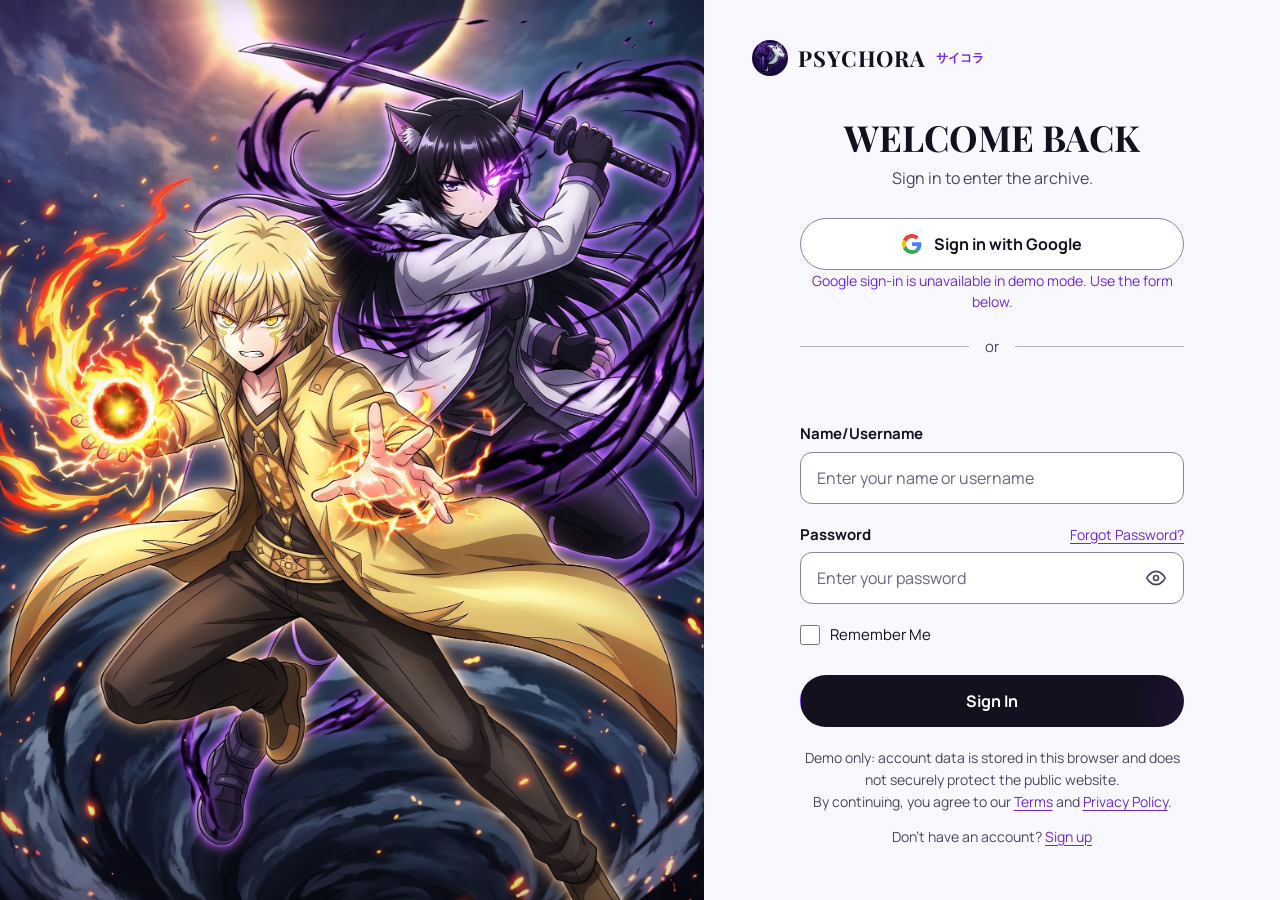
<file: index.html>
<!DOCTYPE html>
<html lang="en" class="preloader-active">
<head>
<meta charset="UTF-8">
<meta name="viewport" content="width=device-width, initial-scale=1.0, maximum-scale=1.0, user-scalable=no">
<title>PSYCHORA GIRLS BADDIE — Character Archive</title>
<link rel="icon" type="image/jpeg" href="assetbio/logo_psycho.jpg"> 
<link rel="preconnect" href="https://psychora-bio-production.up.railway.app" crossorigin>
<link rel="preconnect" href="https://fonts.googleapis.com">
<link rel="preconnect" href="https://fonts.gstatic.com" crossorigin>
<link href="https://fonts.googleapis.com/css2?family=Playfair+Display:ital,wght@0,400;0,700;0,900;1,400;1,700&family=Manrope:wght@200;300;400;500;600;700;800&family=DM+Mono:wght@300;400;500&display=swap" rel="stylesheet">
<!-- Versi Font Awesome diperbarui agar mendukung fa-x-twitter -->
<link rel="stylesheet" href="https://cdnjs.cloudflare.com/ajax/libs/font-awesome/6.6.0/css/all.min.css">
<link rel="stylesheet" href="CSS/style.css">
<noscript><style>.preloader{display:none!important;}html{overflow:auto!important;}body{overflow:auto!important;}</style></noscript>
</head>
<body class="preloader-active">

<div class="preloader" id="preloader" role="status" aria-live="polite" aria-label="Loading Psychora archive">
  <div class="preloader-glow glow-a" aria-hidden="true"></div>
  <div class="preloader-glow glow-b" aria-hidden="true"></div>
  <div class="preloader-grid" aria-hidden="true"></div>

  <div class="preloader-content">
    <div class="preloader-brand">
      <span class="preloader-brand-en">PSYCHORA</span>
      <span class="preloader-brand-jp">サイコラ</span>
    </div>

    <div class="preloader-ring-wrap">
      <span class="preloader-ring-spin" aria-hidden="true"></span>
      <svg class="preloader-ring" viewBox="0 0 120 120" aria-hidden="true">
        <defs>
          <linearGradient id="preloaderGradient" x1="0%" y1="0%" x2="100%" y2="100%">
            <stop offset="0%" stop-color="#00d9ff"/>
            <stop offset="100%" stop-color="#b026ff"/>
          </linearGradient>
        </defs>
        <circle class="preloader-ring-track" cx="60" cy="60" r="52"></circle>
        <circle class="preloader-ring-progress" id="preloaderRingProgress" cx="60" cy="60" r="52"></circle>
      </svg>
      <div class="preloader-percent">
        <span id="preloaderPercentValue">0</span><span class="preloader-percent-sign">%</span>
      </div>
    </div>

    <div class="preloader-status">
      <span id="preloaderStatusText">INITIALIZING ARCHIVE</span><span class="preloader-dots"><span>.</span><span>.</span><span>.</span></span>
    </div>
  </div>
</div>

<canvas id="particles"></canvas>

<div class="atmosphere">
  <div class="smoke-blob purple-1"></div>
  <div class="smoke-blob cyan-1"></div>
  <div class="smoke-blob purple-2"></div>
</div>
<div class="grid-overlay"></div>

<nav class="nav-bar">
  <div class="max-w-7xl mx-auto px-6 py-4 flex justify-between items-center relative z-50">
    <a href="#hero" class="nav-logo">
      <span>PSYCHORA</span>
      <span class="nav-logo-jp">サイコラ</span>
    </a>
    <div class="nav-links hidden lg:flex gap-10 items-center">
      <a href="#hero" class="nav-link">HOME</a>
      <a href="#characters" class="nav-link">CHARACTERS</a>
      <a href="#lore" class="nav-link">LORE</a>
      <a href="#gallery" class="nav-link">GALLERY</a>
      <a href="#poll" class="nav-link">VOTE</a>
      <a href="#commission" class="nav-link">FAQ</a>
      <a href="portofolio.html" class="nav-link nav-link-portfolio">PORTFOLIO</a>
      <a href="#about" class="nav-link">ABOUT</a>
      <a href="/LoginPAGE/HTML/mainlogin.html" class="nav-link" data-demo-logout>SIGN OUT</a>
    </div>
    <div class="nav-status hidden lg:flex">SYSTEM ONLINE</div>
    <div class="mobile-menu-btn" id="mobileMenuBtn" onclick="toggleMobileMenu()">
      <span></span><span></span><span></span>
    </div>
  </div>
</nav>

<div class="mobile-menu" id="mobileMenu">
  <a href="#hero" onclick="toggleMobileMenu()">HOME</a>
  <a href="#characters" onclick="toggleMobileMenu()">CHARACTERS</a>
  <a href="#lore" onclick="toggleMobileMenu()">LORE</a>
  <a href="#gallery" onclick="toggleMobileMenu()">GALLERY</a>
  <a href="#poll" onclick="toggleMobileMenu()">VOTE</a>
  <a href="#commission" onclick="toggleMobileMenu()">FAQ</a>
  <a href="portofolio.html" class="mobile-link-portfolio">PORTFOLIO</a>
  <a href="#about" onclick="toggleMobileMenu()">ABOUT</a>
  <a href="/LoginPAGE/HTML/mainlogin.html" onclick="toggleMobileMenu()" data-demo-logout>SIGN OUT</a>
</div>

<section class="hero" id="hero">
  <div class="hero-grid">
    <div class="hero-content reveal">
      <div class="micro-label">PSYCHORA // CHARACTER ARCHIVE</div>
      <h1 class="hero-title">PSYCHORA</h1>
      <h2 class="hero-title-sub">GIRLS BADDIE</h2>
      <p class="hero-desc">"Two faces. Two instincts. TOP Strongest Psychoras."</p>
      <div class="hero-buttons">
        <button class="btn-primary" onclick="document.getElementById('characters').scrollIntoView({behavior:'smooth'})">
          EXPLORE CHARACTERS
        </button>
        <button class="btn-secondary" onclick="document.getElementById('lore').scrollIntoView({behavior:'smooth'})">
          ENTER THE PSYCHORA
        </button>
        <a class="hero-youtube-link" href="https://www.youtube.com/@zairavision" target="_blank" rel="noopener noreferrer" aria-label="Visit my YouTube channel: ZairaVision" title="ZairaVision - YouTube">
          <i class="fa-brands fa-youtube" aria-hidden="true"></i>
          <span>VISIT MY YT CHANNEL</span>
        </a>
      </div>
    </div>
    <div class="hero-image-wrap reveal reveal-delay-2 card-3d" data-tilt>
      <div class="hero-image-glow"></div>
      <span class="hero-image-deco deco-top-right">PSYCHORA // BIO-FILE</span>
      <img class="hero-image" id="heroImage" src="assetbio/Sarako-vs-Shiro-Updated-2K.webp" alt="Sarako and Shiro" fetchpriority="high" decoding="async">
      <div class="hero-image-frame"></div>
      <span class="hero-image-deco deco-bottom-left">BEAUTY. POWER. INSTINCT.</span>
    </div>
  </div>
  <div class="scroll-indicator">
    <span>SCROLL</span>
    <div class="scroll-line"></div>
  </div>
</section>

<section class="section" id="characters">
  <div class="watermark" style="top: 5%; right: -5%;">BADDIES</div>
  <div class="section-inner">
    <div class="reveal">
      <div class="micro-label">PSYCHORA // 01 — CHARACTER FILE</div>
      <h2 class="section-title">THE <span class="italic">BADDIES</span></h2>
    </div>
    <div class="char-grid">
      <div class="char-card reveal reveal-delay-1 card-3d" data-tilt data-voice="assetbio/Audio/Sarako_VoiceBio.MP3" onclick="openModal('sarako', this)">
        <div class="char-card-image">
          <img src="assetbio/Sarako-Cell_Sword.png" alt="Sarako Kyoga" loading="lazy" decoding="async">
          <div class="char-aura-layer"></div>
          <div class="char-card-overlay"></div>
          <div class="char-card-glow"></div>
        </div>
        <button class="char-view-btn">VIEW PROFILE →</button>
        <div class="char-card-content">
          <div class="char-num">CHAR.001 // VIOLET/PURPLE</div>
          <h3 class="char-name">SARAKO KYOGA</h3>
          <span class="char-name-jp">サラコ・キョウガ</span>
          <div class="char-alias">The Violet Blade</div>
          <p class="char-desc">"Silent, composed, and dangerously precise. Sarako moves with the calm of someone who already knows how the battle ends."</p>
          <div class="char-tags">
            <span class="char-tag">VIOLET</span>
            <span class="char-tag">SWORD</span>
            <span class="char-tag">SHADOW</span>
          </div>
        </div>
      </div>
      <div class="char-card cyan reveal reveal-delay-2 card-3d" data-tilt data-voice="assetbio/Audio/Shiro_Voice-profile.MP3" onclick="openModal('shiro', this)">
        <div class="char-card-image">
          <img src="assetbio/Shiro-Baddie.png" alt="Shiro Miazaki" loading="lazy" decoding="async">
          <div class="char-aura-layer"></div>
          <div class="char-card-overlay"></div>
          <div class="char-card-glow"></div>
        </div>
        <button class="char-view-btn">VIEW PROFILE →</button>
        <div class="char-card-content">
          <div class="char-num">CHAR.002 // CYAN-WHITE</div>
          <h3 class="char-name">SHIRO MIAZAKI</h3>
          <span class="char-name-jp">宮崎 シロ</span>
          <div class="char-alias">The Ice Fang Wolf</div>
          <p class="char-desc">"A sharp smile hides an unpredictable instinct. Elegant, playful, and just dangerous enough to make you hesitate."</p>
          <div class="char-tags">
            <span class="char-tag">CYAN</span>
            <span class="char-tag">WOLF</span>
            <span class="char-tag">CHAOS</span>
          </div>
        </div>
      </div>
    </div>
    <div class="char-grid-solo">
      <div class="char-card emerald reveal reveal-delay-3 card-3d" data-tilt data-voice="assetbio/Audio/Kara_tease.MP3" onclick="openModal('kara', this)">
        <div class="char-card-image">
          <img src="assetbio/Char-Kara-ShortMovie.jpg" alt="Kara Seiro" loading="lazy" decoding="async">
          <div class="char-aura-layer"></div>
          <div class="char-card-overlay"></div>
          <div class="char-card-glow"></div>
        </div>
        <button class="char-view-btn">VIEW PROFILE →</button>
        <div class="char-card-content">
          <div class="char-num">CHAR.003 // EMERALD/GREEN</div>
          <h3 class="char-name">KARA SEIRO</h3>
          <span class="char-name-jp">カラセイロ</span>
          <div class="char-alias">Emerald Wizard of Mystiara</div>
          <p class="char-desc">"Calm, composed, and always three steps ahead. Kara lets her enemies reveal themselves before she ever needs to raise her staff."</p>
          <div class="char-tags">
            <span class="char-tag">EMERALD</span>
            <span class="char-tag">MAGIC</span>
            <span class="char-tag">MYSTIARA</span>
          </div>
        </div>
      </div>
    </div>
  </div>
</section>

<section class="lore-section" id="lore">
  <div class="watermark" style="top: 10%; left: -5%; opacity: 0.4;">PSYCHORA</div>
  <div class="lore-content reveal">
    <div class="micro-label center">PSYCHORA // SYSTEM ONLINE</div>
    <h2 class="section-title" style="margin-bottom: 3rem;">WELCOME TO <span class="italic">PSYCHORA</span></h2>
    <div class="lore-divider"></div>
    <p class="lore-quote">"Behind every beautiful smile lies <span class="accent">an instinct</span> waiting to awaken."</p>
    <p class="lore-text">Psychora is a world stitched from shadow and neon — where powerful girls confront dangerous enemies, hidden emotions, and the instincts that threaten to consume them. Every alley holds a secret. Every smile hides a blade.</p>

    <div class="synopsis-wrap">
      <div class="lore-divider"></div>
      <div class="micro-label center">FULL SYNOPSIS // CLASSIFIED FILE</div>
      <div class="synopsis-tabs" role="tablist">
        <button class="synopsis-tab active" onclick="switchSynopsis('en', this)">ENGLISH</button>
        <button class="synopsis-tab" onclick="switchSynopsis('jp', this)">日本語</button>
      </div>

      <div class="synopsis-body active" id="synopsis-en">
        <p>In a world where shadows intertwine with neon, Psychora exists between two realities: the dark, mysterious realm of the Elexroids and the dazzling cybernetic metropolis known as Cyberia.</p>
        <p>Here, powerful agents known as Psychoras operate in the shadows, confronting dangerous enemies, forbidden secrets, and the unstable emotions buried deep within themselves. They are trained to fight. They are taught to survive. But no one can prepare them for the instincts that awaken when their hearts begin to break.</p>
        <div class="synopsis-flourish">
          <p>Every alley hides a secret.</p>
          <p>Every mission carries a price.</p>
          <p>Every smile may conceal a blade.</p>
        </div>
        <p>Among the countless Psychoras, two extraordinary girls stand at the center of a growing conflict — each possessing overwhelming power, contrasting personalities, and instincts that threaten to consume them.</p>
        <p>As the boundary between human emotion, Elexroid power, and Cyberia's technology begins to collapse, the girls are forced to confront an unsettling question:</p>
        <p class="synopsis-question">Are they truly controlling their instincts… or are their instincts controlling them?</p>
        <p>In a world of beauty, power, betrayal, and obsession, the Psychoras must discover the truth behind their existence before the darkness inside them becomes stronger than the world outside.</p>
        <p class="synopsis-tagline">"Two faces. Two instincts. One destiny."</p>
      </div>

      <div class="synopsis-body" id="synopsis-jp">
        <p>影とネオンが交差する世界――。<br>そこには、謎に包まれた異形の領域「エレクスロイド」と、眩いネオンに彩られた電脳都市「サイベリア」が存在していた。</p>
        <p>その二つの世界の狭間で暗躍する者たち――彼女たちは、強大な力を持つエージェント、「サイコラ」。危険な敵、隠された真実、そして心の奥底に眠る感情。サイコラたちは戦うために鍛えられ、生き残るための術を叩き込まれてきた。だが――心が揺らぎ始めたとき、目覚めてしまう「本能」だけは、誰にも制御できない。</p>
        <div class="synopsis-flourish">
          <p>路地裏には、必ず秘密がある。</p>
          <p>任務には、必ず代償がある。</p>
          <p>そして――その笑顔の裏には、いつだって刃が隠されている。</p>
        </div>
        <p>数多く存在するサイコラの中でも、ひときわ異彩を放つ二人の少女。圧倒的な力。正反対の性格。そして、自らさえも呑み込もうとする危険な本能。</p>
        <p>やがて、人間の感情、エレクスロイドの力、そしてサイベリアのテクノロジー――その境界が崩れ始める。彼女たちは、自らの存在に隠された真実と向き合うことになる。</p>
        <p class="synopsis-question">――果たして、彼女たちは本能を支配しているのか。それとも――本能こそが、彼女たちを支配しているのか。</p>
        <p>美しさ。力。裏切り。そして、抗えない衝動。闇の中で生きる少女たちは、世界の外側にある闇よりも先に、自分自身の中に潜む闇と戦わなければならない。</p>
      </div>
    </div>
  </div>
</section>

<section class="section" id="gallery">
  <div class="watermark" style="bottom: 5%; right: -5%;">ARCHIVE</div>
  <div class="section-inner">
    <div class="reveal">
      <div class="micro-label">PSYCHORA // ARCHIVE ACCESS</div>
      <h2 class="section-title">VISUAL <span class="italic">ARCHIVE</span></h2>
    </div>
    <div class="gallery-grid" id="galleryGrid"></div>
  </div>
</section>

<section class="section" id="poll">
  <div class="watermark" style="bottom: 5%; left: -5%;">VOTE</div>
  <div class="section-inner">
    <div class="reveal">
      <div class="micro-label">PSYCHORA // CHARACTER POLL</div>
      <h2 class="section-title">WHO'S YOUR <span class="italic">FAVORITE?</span></h2>
      <p class="commission-desc">Cast your vote for the Psychora you like most. Results update live below — one vote per visitor.</p>
    </div>
    <div class="poll-frame reveal reveal-delay-1">
    <div class="poll-grid" id="pollGrid">
      <button class="poll-card" data-character="sarako" type="button">
        <div class="poll-card-image">
          <div class="poll-card-backdrop"></div>
          <img class="poll-card-art" src="assetbio/SarakoTrans.png" alt="Sarako Kyoga" loading="lazy" decoding="async">
          <div class="poll-card-overlay"></div>
          <span class="poll-voted-badge"><span class="poll-voted-chip"><i class="fas fa-check"></i>VOTED</span></span>
          <div class="poll-card-content">
            <div class="poll-card-info">
              <span class="poll-card-num">CHAR.001 // VIOLET</span>
              <h3 class="poll-card-name">SARAKO KYOGA</h3>
              <span class="poll-card-alias">The Violet Blade</span>
            </div>
            <div class="poll-bar-wrap">
              <div class="poll-bar"></div>
            </div>
            <span class="poll-percent"><strong class="poll-percent-value">--%</strong><span class="poll-percent-count">loading</span></span>
            <span class="poll-vote-label">VOTE SARAKO</span>
          </div>
        </div>
      </button>
      <button class="poll-card cyan" data-character="shiro" type="button">
        <div class="poll-card-image">
          <div class="poll-card-backdrop"></div>
          <img class="poll-card-art" src="assetbio/Shiro_trans.png" alt="Shiro Miazaki" loading="lazy" decoding="async">
          <div class="poll-card-overlay"></div>
          <span class="poll-voted-badge"><span class="poll-voted-chip"><i class="fas fa-check"></i>VOTED</span></span>
          <div class="poll-card-content">
            <div class="poll-card-info">
              <span class="poll-card-num">CHAR.002 // CYAN</span>
              <h3 class="poll-card-name">SHIRO MIAZAKI</h3>
              <span class="poll-card-alias">The Ice Fang Wolf</span>
            </div>
            <div class="poll-bar-wrap">
              <div class="poll-bar"></div>
            </div>
            <span class="poll-percent"><strong class="poll-percent-value">--%</strong><span class="poll-percent-count">loading</span></span>
            <span class="poll-vote-label">VOTE SHIRO</span>
          </div>
        </div>
      </button>
      <button class="poll-card emerald" data-character="kara" type="button">
        <div class="poll-card-image">
          <div class="poll-card-backdrop"></div>
          <img class="poll-card-art" src="assetbio/Kara_transfix.png" alt="Kara Seiro" loading="lazy" decoding="async">
          <div class="poll-card-overlay"></div>
          <span class="poll-voted-badge"><span class="poll-voted-chip"><i class="fas fa-check"></i>VOTED</span></span>
          <div class="poll-card-content">
            <div class="poll-card-info">
              <span class="poll-card-num">CHAR.003 // EMERALD</span>
              <h3 class="poll-card-name">KARA SEIRO</h3>
              <span class="poll-card-alias">The Emerald Mirage</span>
            </div>
            <div class="poll-bar-wrap">
              <div class="poll-bar"></div>
            </div>
            <span class="poll-percent"><strong class="poll-percent-value">--%</strong><span class="poll-percent-count">loading</span></span>
            <span class="poll-vote-label">VOTE KARA</span>
          </div>
        </div>
      </button>
    </div>
    </div>
    <p class="poll-status" id="pollStatus"></p>
    <p class="poll-total" id="pollTotal"></p>
  </div>
</section>

<section class="section" id="commission">
  <div class="watermark" style="top: 10%; left: -5%;">ANSWERS</div>
  <div class="section-inner">
    <div class="reveal">
      <div class="micro-label">PSYCHORA // ARCHIVE FAQ</div>
      <h2 class="section-title">FREQUENTLY <span class="italic">ASKED</span></h2>
      <p class="commission-desc">Got questions about PSYCHORA, the characters, or the project? Tap a question below to reveal the answer.</p>
    </div>
    <div class="faq-list reveal reveal-delay-1" id="faqList">
      <div class="faq-item">
        <button class="faq-question" aria-expanded="false">
          <span>What exactly is PSYCHORA?</span>
          <i class="fas fa-plus faq-icon"></i>
        </button>
        <div class="faq-answer">
          <p>PSYCHORA is an original character project set in a world split between the shadowy Elexroid realm and the neon metropolis of Cyberia. It centers on two Psychoras, Sarako and Shiro, and the instincts they struggle to control.</p>
        </div>
      </div>
      <div class="faq-item">
        <button class="faq-question" aria-expanded="false">
          <span>Is this a manga, webcomic, or animation?</span>
          <i class="fas fa-plus faq-icon"></i>
        </button>
        <div class="faq-answer">
          <p>Right now PSYCHORA lives as a character archive and lore project — artwork, bios, and worldbuilding. Future formats (comic, animation, or otherwise) will be announced through the socials linked in the footer.</p>
        </div>
      </div>
      <div class="faq-item">
        <button class="faq-question" aria-expanded="false">
          <span>Can I make fan art of Sarako or Shiro?</span>
          <i class="fas fa-plus faq-icon"></i>
        </button>
        <div class="faq-answer">
          <p>Yes! Fan art is welcome and appreciated. Please credit PSYCHORA / the original creator, and avoid using the characters for anything commercial without permission.</p>
        </div>
      </div>
      <div class="faq-item">
        <button class="faq-question" aria-expanded="false">
          <span>Are commissions open?</span>
          <i class="fas fa-plus faq-icon"></i>
        </button>
        <div class="faq-answer">
          <p>Commission status changes from time to time. The best way to check current availability and rates is to reach out directly through the socials in the footer below.</p>
        </div>
      </div>
      <div class="faq-item">
        <button class="faq-question" aria-expanded="false">
          <span>Will there be more characters added to the archive?</span>
          <i class="fas fa-plus faq-icon"></i>
        </button>
        <div class="faq-answer">
          <p>Yes — Sarako and Shiro are just the first two files. More Psychoras are planned as the project and lore continue to expand.</p>
        </div>
      </div>
      <div class="faq-item">
        <button class="faq-question" aria-expanded="false">
          <span>How can I get in touch or follow updates?</span>
          <i class="fas fa-plus faq-icon"></i>
        </button>
        <div class="faq-answer">
          <p>Follow along and reach out through YouTube (Zairavision) or Instagram (@zairavision) — both are linked in the footer at the bottom of this page.</p>
        </div>
      </div>
    </div>
  </div>
</section>

<footer id="about">
  <div class="footer-glow"></div>
  <div class="footer-logo">PSYCHORA GIRLS BADDIE</div>
  <div class="footer-divider"></div>
  <p class="footer-tagline">"Beauty is only the beginning from the bloodsheds."</p>
  <div class="footer-socials" aria-label="Social media contacts">
    <a class="footer-social-link" href="https://www.youtube.com/@Zairavision" target="_blank" rel="noopener noreferrer" aria-label="YouTube Zairavision">
      <i class="fab fa-youtube" aria-hidden="true"></i>
      <span>Zairavision</span>
    </a>
    <a class="footer-social-link" href="https://www.instagram.com/zairavision/" target="_blank" rel="noopener noreferrer" aria-label="Instagram zairavision">
      <i class="fab fa-instagram" aria-hidden="true"></i>
      <span>@zairavision</span>
    </a>
    <a class="footer-social-link" href="https://x.com/zairavision" target="_blank" rel="noopener noreferrer" aria-label="X (Twitter) zairavision">
      <i class="fa-brands fa-x-twitter" aria-hidden="true"></i>
      <span>@zairavision</span>
    </a>
  </div>
  <p class="footer-copy">PSYCHORA GIRLS BADDIE / 2026 — ALL RIGHTS RESERVED</p>
</footer>

<div class="modal-overlay" id="modal" role="dialog" aria-modal="true">
  <div class="modal-content" id="modalContent">
    <div class="modal-image" id="modalImageWrap">
      <div class="modal-image-deco" id="modalImageDeco">CHAR.001 // VIOLET/PURPLE</div>
      <img id="modalImage" src="assetbio/SarakoRage1.png" alt="SarakoRage">
      <button class="voice-play-btn" id="voicePlayBtn" type="button" onclick="toggleVoice(event)" aria-label="Play character voice bio" aria-pressed="false">
        <span class="voice-play-rings" aria-hidden="true"></span>
        <i class="fas fa-play" id="voicePlayIcon" aria-hidden="true"></i>
      </button>
      <div class="scene-audio-volume" id="sceneAudioVolume" hidden>
        <i class="fas fa-volume-low" aria-hidden="true"></i>
        <input id="sceneAudioVolumeSlider" type="range" min="0" max="100" value="65" aria-label="Scene audio volume">
      </div>
      <audio id="voiceAudio" preload="metadata" playsinline></audio>
    </div>
    <div class="modal-info">
      <button class="modal-close" onclick="closeModal()" aria-label="Close">
        <i class="fas fa-times"></i>
      </button>
      <div class="modal-label" id="modalLabel">CHAR.001 // CHARACTER FILE</div>
      <h2 class="modal-name" id="modalName">SARAKO KYOGA</h2>
      <div class="modal-name-jp" id="modalNameJp">サラコ・キョウガ</div>
      <div class="modal-alias" id="modalAlias">The Violet AbyssBlade</div>
      <div class="modal-quote" id="modalQuote">"..."</div>
      <div class="modal-section" id="modalMomentWrap" style="display:none;">
        <div class="modal-section-label">SCENE NOTE</div>
        <div class="modal-section-text" id="modalMoment"></div>
        <div class="scene-dialogue" id="sceneDialogue" hidden></div>
      </div>
      <div class="modal-section">
        <div class="modal-section-label">BIOGRAPHY</div>
        <div class="modal-section-text" id="modalBio"></div>
      </div>
      <div class="modal-section">
        <div class="modal-section-label">PERSONALITY</div>
        <div class="modal-section-text" id="modalPersonality"></div>
      </div>
      <div class="modal-section">
        <div class="modal-section-label">WEAPON</div>
        <div class="modal-section-text" id="modalWeapon"></div>
      </div>
      <div class="modal-section">
        <div class="modal-section-label">COLOR THEME</div>
        <div class="modal-section-text" id="modalColor"></div>
      </div>
    </div>
  </div>
</div>

<!-- Ambient BGM Toggle -->
<div class="bgm-toggle-wrap">
  <button
    type="button"
    class="bgm-toggle"
    id="bgmToggle"
    aria-pressed="false"
    aria-label="Play background music"
  >
    <span class="bgm-toggle-ring" aria-hidden="true"></span>
    <span class="bgm-toggle-core" aria-hidden="true">
      <span class="bgm-bar"></span>
      <span class="bgm-bar"></span>
      <span class="bgm-bar"></span>
      <span class="bgm-bar"></span>
    </span>
  </button>
  <span class="bgm-toggle-label" id="bgmToggleLabel" aria-hidden="true">PLAY MUSIC</span>
  <div class="bgm-volume-popover">
    <span class="bgm-volume-value" id="bgmVolumeValue">45%</span>
    <div class="bgm-volume-track">
      <input
        type="range"
        class="bgm-volume-slider"
        id="bgmVolumeSlider"
        min="0"
        max="100"
        step="1"
        value="45"
        aria-label="Music volume"
      >
    </div>
  </div>
</div>
<audio id="bgmAudio" src="music-bgm/Strawberry_Venom.MP3" loop preload="none"></audio>

<script src="JS/script.js" defer></script>
<script src="/LoginPAGE/JS/login.js" defer></script>
</body>
</html>
</file>
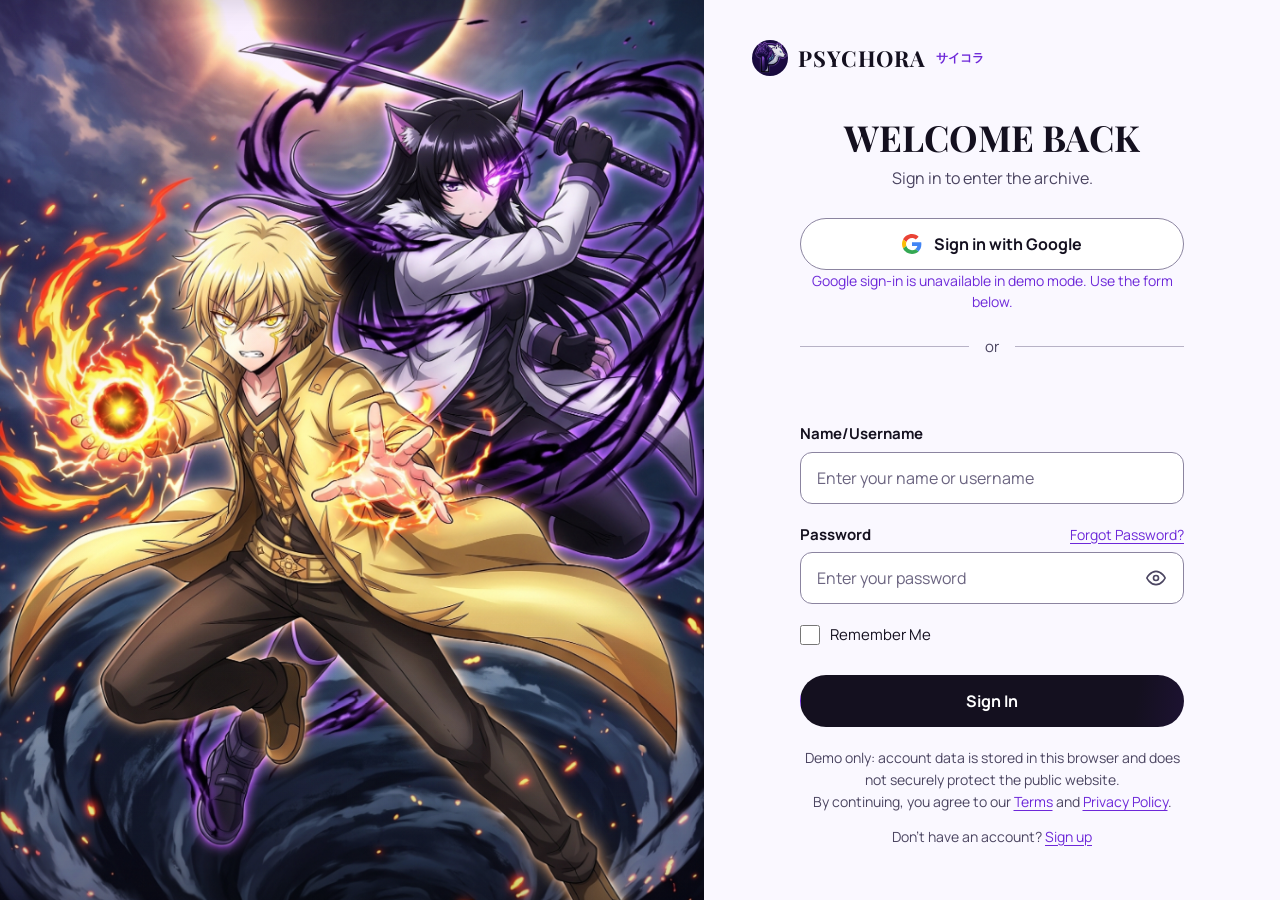
<file: LoginPAGE/HTML/mainlogin.html>
<!DOCTYPE html>
<html lang="en">
<head>
  <meta charset="UTF-8">
  <meta name="viewport" content="width=device-width, initial-scale=1.0">
  <title>Sign In | PSYCHORA GIRLS BADDIE</title>
  <link rel="icon" type="image/jpeg" href="/assetbio/logo_psycho.jpg">
  <link rel="preconnect" href="https://fonts.googleapis.com">
  <link rel="preconnect" href="https://fonts.gstatic.com" crossorigin>
  <link href="https://fonts.googleapis.com/css2?family=Playfair+Display:ital,wght@0,400;0,700;0,900;1,400;1,700&family=Manrope:wght@300;400;500;600;700;800&family=DM+Mono:wght@300;400;500&display=swap" rel="stylesheet">
  <link rel="stylesheet" href="/LoginPAGE/CSS/login.css">
</head>
<body>

  <main class="auth">

    <section class="auth__art" aria-label="Psychora artwork">
      <img class="art__image" src="/assetbio/Key_Visual_Poster.jpeg"
           alt="Sarako and Shiro, two Psychora characters, ready for battle"
           fetchpriority="high" decoding="async">
    </section>

    <!-- KOLOM KANAN: formulir login -->
    <section class="auth__panel" aria-labelledby="auth-title">

      <header class="auth__header">
        <a href="/LoginPAGE/HTML/mainlogin.html" class="logo" aria-label="Psychora login home">
          <img class="logo__mark" src="/assetbio/logo_psycho.jpg" alt="" width="36" height="36">
          <span class="logo__text">PSYCHORA</span>
          <span class="logo__jp" lang="ja">サイコラ</span>
        </a>
      </header>

      <div class="auth__body">
        <h1 id="auth-title" class="auth__title">WELCOME BACK</h1>
        <p class="auth__subtitle">Sign in to enter the archive.</p>

        <button class="btn btn--sso" type="button" disabled>
          <svg width="20" height="20" viewBox="0 0 48 48" aria-hidden="true" focusable="false">
            <path fill="#EA4335" d="M24 9.5c3.5 0 6.6 1.2 9.1 3.6l6.8-6.8C35.8 2.4 30.3 0 24 0 14.6 0 6.5 5.4 2.6 13.2l7.9 6.1C12.4 13.6 17.7 9.5 24 9.5z"/>
            <path fill="#4285F4" d="M46.5 24.5c0-1.6-.1-3.1-.4-4.5H24v9h12.7c-.6 3-2.3 5.5-4.8 7.2l7.5 5.8c4.4-4.1 7.1-10.1 7.1-17.5z"/>
            <path fill="#FBBC05" d="M10.5 28.7c-.5-1.5-.8-3-.8-4.7s.3-3.2.8-4.7l-7.9-6.1C.9 16.5 0 20.1 0 24s.9 7.5 2.6 10.8l7.9-6.1z"/>
            <path fill="#34A853" d="M24 48c6.5 0 11.9-2.1 15.9-5.8l-7.5-5.8c-2.1 1.4-4.9 2.3-8.4 2.3-6.3 0-11.6-4.1-13.5-9.8l-7.9 6.1C6.5 42.6 14.6 48 24 48z"/>
          </svg>
          <span>Sign in with Google</span>
        </button>
        <p class="form__notice" role="status">Google sign-in is unavailable in demo mode. Use the form below.</p>

        <div class="divider" role="separator" aria-label="or">
          <span class="divider__text">or</span>
        </div>

        <!-- Formulir -->
        <form class="form" id="login-form" action="/login" method="post">
          <p class="form__notice" id="login-notice" role="alert" aria-live="polite"></p>

          <div class="field">
            <label for="identity" class="field__label">Name/Username</label>
            <input type="text" id="identity" name="identity" class="field__input"
                   placeholder="Enter your name or username" autocomplete="username" required>
          </div>

          <div class="field">
            <div class="field__row">
              <label for="password" class="field__label">Password</label>
              <a href="#" class="link link--small">Forgot Password?</a>
            </div>
            <div class="field__wrap">
              <input type="password" id="password" name="password" class="field__input"
                     placeholder="Enter your password" autocomplete="current-password" required>
              <button type="button" class="field__toggle" id="toggle-password"
                      aria-label="Show password" aria-controls="password" aria-pressed="false">
                <svg width="20" height="20" viewBox="0 0 24 24" fill="none" stroke="currentColor"
                     stroke-width="2" stroke-linecap="round" stroke-linejoin="round"
                     aria-hidden="true" focusable="false">
                  <g class="eye-icon--open">
                    <path d="M1 12s4-8 11-8 11 8 11 8-4 8-11 8-11-8-11-8z"/>
                    <circle cx="12" cy="12" r="3"/>
                  </g>
                  <g class="eye-icon--closed">
                    <path d="M2 12c2.5 3.5 6 5 10 5s7.5-1.5 10-5"/>
                    <path d="M6 8 4.5 6M12 7V4.5M18 8l1.5-2"/>
                  </g>
                </svg>
              </button>
            </div>
          </div>

          <div class="check">
            <input type="checkbox" id="remember" name="remember" class="check__input">
            <label for="remember" class="check__label">Remember Me</label>
          </div>

          <button type="submit" class="btn btn--primary">Sign In</button>
        </form>

        <p class="auth__legal">
          Demo only: account data is stored in this browser and does not securely protect the public website.
          <br>
          By continuing, you agree to our
          <a href="#" class="link">Terms</a> and
          <a href="#" class="link">Privacy Policy</a>.
        </p>

        <p class="auth__switch">
          Don't have an account? <a href="/LoginPAGE/HTML/signup.html" class="link">Sign up</a>
        </p>
      </div>

    </section>
  </main>

  <script src="/LoginPAGE/JS/login.js" defer></script>
</body>
</html>
</file>
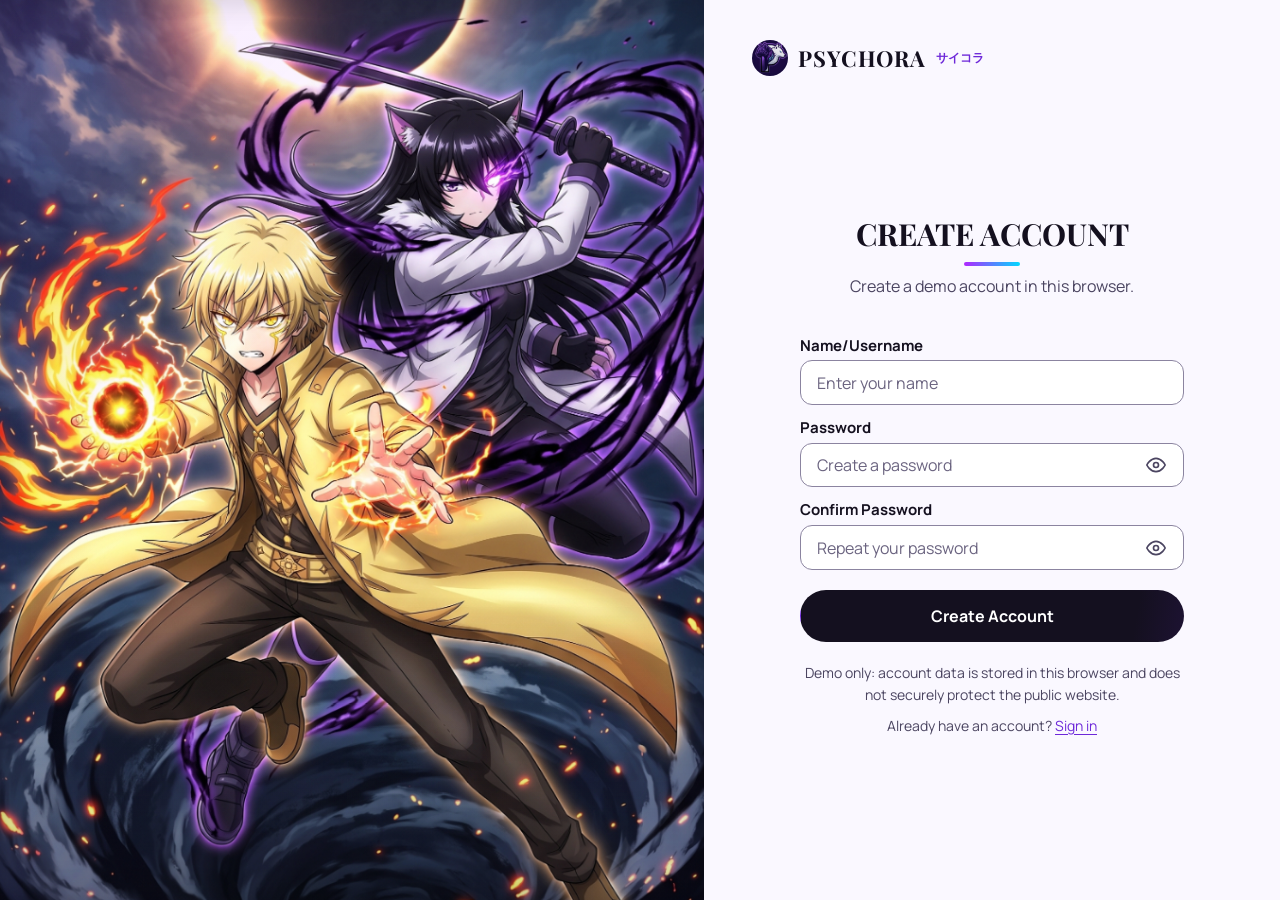
<file: LoginPAGE/HTML/signup.html>
<!DOCTYPE html>
<html lang="en">
<head>
  <meta charset="UTF-8">
  <meta name="viewport" content="width=device-width, initial-scale=1.0">
  <title>Sign Up | PSYCHORA GIRLS BADDIE</title>
  <link rel="icon" type="image/jpeg" href="/assetbio/logo_psycho.jpg">
  <link rel="preconnect" href="https://fonts.googleapis.com">
  <link rel="preconnect" href="https://fonts.gstatic.com" crossorigin>
  <link href="https://fonts.googleapis.com/css2?family=Playfair+Display:ital,wght@0,400;0,700;0,900;1,400;1,700&family=Manrope:wght@300;400;500;600;700;800&family=DM+Mono:wght@300;400;500&display=swap" rel="stylesheet">
  <link rel="stylesheet" href="/LoginPAGE/CSS/login.css">
</head>
<body>
  <main class="auth auth--signup">
    <section class="auth__art" aria-label="Psychora artwork">
      <img class="art__image" src="/assetbio/Key_Visual_Poster.jpeg"
           alt="Sarako and Shiro, two Psychora characters, ready for battle"
           fetchpriority="high" decoding="async">
    </section>

    <section class="auth__panel" aria-labelledby="auth-title">
      <header class="auth__header">
        <a href="/LoginPAGE/HTML/mainlogin.html" class="logo" aria-label="Psychora sign in">
          <img class="logo__mark" src="/assetbio/logo_psycho.jpg" alt="" width="36" height="36">
          <span class="logo__text">PSYCHORA</span>
          <span class="logo__jp" lang="ja">サイコラ</span>
        </a>
      </header>

      <div class="auth__body">
        <h1 id="auth-title" class="auth__title">CREATE ACCOUNT</h1>
        <p class="auth__subtitle">Create a demo account in this browser.</p>
        <p class="form__notice" id="signup-notice" role="alert" aria-live="polite"></p>

        <form class="form" id="signup-form">
          <div class="field">
            <label for="signup-name" class="field__label">Name/Username</label>
            <input type="text" id="signup-name" class="field__input"
                   placeholder="Enter your name" autocomplete="username" required>
          </div>
          <div class="field">
            <label for="signup-password" class="field__label">Password</label>
            <div class="field__wrap">
              <input type="password" id="signup-password" class="field__input"
                     placeholder="Create a password" autocomplete="new-password" minlength="8" required>
              <button type="button" class="field__toggle" id="toggle-signup-password"
                      aria-label="Show password" aria-controls="signup-password" aria-pressed="false">
                <svg width="20" height="20" viewBox="0 0 24 24" fill="none" stroke="currentColor"
                     stroke-width="2" stroke-linecap="round" stroke-linejoin="round"
                     aria-hidden="true" focusable="false">
                  <g class="eye-icon--open">
                    <path d="M1 12s4-8 11-8 11 8 11 8-4 8-11 8-11-8-11-8z"/>
                    <circle cx="12" cy="12" r="3"/>
                  </g>
                  <g class="eye-icon--closed">
                    <path d="M2 12c2.5 3.5 6 5 10 5s7.5-1.5 10-5"/>
                    <path d="M6 8 4.5 6M12 7V4.5M18 8l1.5-2"/>
                  </g>
                </svg>
              </button>
            </div>
          </div>
          <div class="field">
            <label for="signup-confirm-password" class="field__label">Confirm Password</label>
            <div class="field__wrap">
              <input type="password" id="signup-confirm-password" class="field__input"
                     placeholder="Repeat your password" autocomplete="new-password" minlength="8" required>
              <button type="button" class="field__toggle" id="toggle-signup-confirm-password"
                      aria-label="Show password" aria-controls="signup-confirm-password" aria-pressed="false">
                <svg width="20" height="20" viewBox="0 0 24 24" fill="none" stroke="currentColor"
                     stroke-width="2" stroke-linecap="round" stroke-linejoin="round"
                     aria-hidden="true" focusable="false">
                  <g class="eye-icon--open">
                    <path d="M1 12s4-8 11-8 11 8 11 8-4 8-11 8-11-8-11-8z"/>
                    <circle cx="12" cy="12" r="3"/>
                  </g>
                  <g class="eye-icon--closed">
                    <path d="M2 12c2.5 3.5 6 5 10 5s7.5-1.5 10-5"/>
                    <path d="M6 8 4.5 6M12 7V4.5M18 8l1.5-2"/>
                  </g>
                </svg>
              </button>
            </div>
          </div>
          <button type="submit" class="btn btn--primary">Create Account</button>
        </form>

        <p class="auth__legal">Demo only: account data is stored in this browser and does not securely protect the public website.</p>
        <p class="auth__switch">
          Already have an account? <a href="/LoginPAGE/HTML/mainlogin.html" class="link">Sign in</a>
        </p>
      </div>
    </section>
  </main>

  <script src="/LoginPAGE/JS/login.js" defer></script>
</body>
</html>
</file>
<file: LoginPAGE/CSS/login.css>
/* ==========================================================
   PSYCHORA LOGIN — CSS/login.css
   Mobile-first, with reduced-motion support.
   ========================================================== */

/* 1. TOKENS & RESET */
:root {
  --bg: #08080d;
  --neon-purple: #b026ff;
  --neon-violet: #9d4edd;
  --cyan: #00d9ff;
  --lilac: #ddd6fe;

  --paper: #faf8ff;
  --ink: #14101f;
  --ink-soft: #4b4561;
  --line: #8b84a0;
  --accent: #6d28d9; /* ungu gelap: kontras >= 7:1 di atas --paper */

  --font-display: "Playfair Display", Georgia, "Times New Roman", serif;
  --font-body: "Manrope", system-ui, -apple-system, "Segoe UI", Arial, sans-serif;
  --font-mono: "DM Mono", ui-monospace, Consolas, monospace;
}

*,
*::before,
*::after {
  box-sizing: border-box;
}

html {
  -webkit-text-size-adjust: 100%;
  text-size-adjust: 100%;
}

body {
  margin: 0;
  font-family: var(--font-body);
  font-size: 1rem;
  line-height: 1.5;
  color: var(--ink);
  background-color: var(--paper);
  -webkit-font-smoothing: antialiased;
  -webkit-tap-highlight-color: transparent;
  touch-action: manipulation;
}

img {
  display: block;
  max-width: 100%;
}

/* 2. LAYOUT
   <1024px : artwork stacked above the form
   >=1024px: split-screen two columns */
.auth {
  display: flex;
  flex-direction: column;
  min-height: 100vh;
  min-height: 100dvh;
}

.auth__panel {
  display: flex;
  flex-direction: column;
  flex: 1;
  padding: 1.25rem 1.25rem 2rem;
  padding-bottom: max(2rem, env(safe-area-inset-bottom));
  background-color: var(--paper);
}

.auth__header {
  padding-bottom: 1.5rem;
}

.auth__body {
  display: flex;
  flex-direction: column;
  justify-content: center;
  flex: 1;
  width: 100%;
  max-width: 24rem;
  margin: 0 auto;
}

/* 3. ARTWORK (kolom kiri) */
.auth__art {
  display: block;
  position: relative;
  overflow: hidden;
  flex: 0 0 auto;
  width: 100%;
  height: clamp(12rem, 32svh, 18rem);
  background-color: var(--bg);
  isolation: isolate;
}

.art__image {
  position: absolute;
  inset: 0;
  width: 100%;
  height: 100%;
  object-fit: cover;
  object-position: center 35%;
  background-color: var(--bg);
  transform: scale(1.04);
}

.auth__art::after {
  position: absolute;
  z-index: 1;
  inset: 0;
  background:
    linear-gradient(135deg, rgba(176, 38, 255, 0.12), transparent 42%),
    linear-gradient(0deg, rgba(8, 8, 13, 0.14), transparent 35%);
  box-shadow: inset 0 0 2rem rgba(8, 8, 13, 0.18);
  content: "";
  pointer-events: none;
}

@media (max-width: 767px) {
  .art__image {
    object-position: center 20%;
  }
}

/* 4. LOGO */
.logo {
  display: inline-flex;
  align-items: center;
  gap: 0.625rem;
  color: var(--ink);
  text-decoration: none;
}

.logo__mark {
  width: 2.25rem;
  height: 2.25rem;
  border-radius: 50%;
  object-fit: cover;
}

.logo__text {
  font-family: var(--font-display);
  font-size: 1.375rem;
  font-weight: 700;
  letter-spacing: 0.04em;
}

.logo__jp {
  font-size: 0.75rem;
  font-weight: 600;
  color: var(--accent);
}

/* 5. TYPOGRAPHY */
.auth__title {
  margin: 0 0 0.5rem;
  font-family: var(--font-display);
  font-size: 2.25rem;
  font-weight: 700;
  line-height: 1.1;
  text-align: center;
}

.auth__subtitle {
  margin: 0 0 1.75rem;
  color: var(--ink-soft);
  text-align: center;
}

.link {
  color: var(--accent);
  text-decoration: underline;
  text-underline-offset: 0.2em;
}

.link:hover {
  color: var(--ink);
}

.link--small {
  font-size: 0.875rem;
}

.auth__legal,
.auth__switch {
  margin: 1.25rem 0 0;
  font-size: 0.875rem;
  line-height: 1.6;
  color: var(--ink-soft);
  text-align: center;
}

.auth__switch {
  margin-top: 0.75rem;
}

.auth--signup .auth__header {
  padding-bottom: 0.75rem;
}

.auth--signup .auth__title {
  font-size: 1.9rem;
}

.auth--signup .auth__subtitle {
  margin-bottom: 1rem;
}

.auth--signup .form {
  gap: 0.75rem;
}

.auth--signup .field__label {
  margin-bottom: 0.2rem;
}

.auth--signup .field__input {
  height: 2.8rem;
}

.auth--signup .auth__switch {
  margin-top: 0.5rem;
}

.form__notice {
  min-height: 1.5em;
  margin: 0;
  color: var(--accent);
  font-size: 0.875rem;
  text-align: center;
}

.auth--signup .auth__title::after {
  display: block;
  width: 3.5rem;
  height: 0.2rem;
  margin: 0.75rem auto 0;
  border-radius: 999px;
  background: linear-gradient(90deg, var(--neon-purple), var(--cyan));
  content: "";
}

/* 6. BUTTONS */
.btn {
  display: flex;
  align-items: center;
  justify-content: center;
  gap: 0.75rem;
  width: 100%;
  min-height: 3.25rem;
  padding: 0.75rem 1.5rem;
  border: 1px solid transparent;
  border-radius: 999px;
  font-family: inherit;
  font-size: 1rem;
  font-weight: 700;
  cursor: pointer;
  transition: background-color 0.2s, border-color 0.2s;
}

.btn--sso {
  color: var(--ink);
  background-color: #fff;
  border-color: var(--line);
  text-decoration: none;
}

.btn--sso:hover {
  background-color: #f1ecff;
  border-color: var(--accent);
}

.btn--primary {
  margin-top: 0.5rem;
  color: #fff;
  background-color: var(--ink);
}

.btn--primary:hover {
  background-color: var(--accent);
}

.btn:disabled {
  cursor: wait;
  opacity: 0.75;
}

/* 7. DIVIDER */
.divider {
  display: flex;
  align-items: center;
  gap: 1rem;
  margin: 1.5rem 0;
  color: var(--ink-soft);
}

.divider::before,
.divider::after {
  content: "";
  flex: 1;
  height: 1px;
  background-color: var(--line);
  opacity: 0.6;
}

.divider__text {
  font-size: 0.9375rem;
}

/* 8. FORM */
.form {
  display: flex;
  flex-direction: column;
  gap: 1.25rem;
}

.field__row {
  display: flex;
  align-items: baseline;
  justify-content: space-between;
}

.field__label {
  display: block;
  margin-bottom: 0.375rem;
  font-size: 0.9375rem;
  font-weight: 700;
}

.field__input {
  display: block;
  width: 100%;
  height: 3.25rem;
  padding: 0 1rem;
  border: 1px solid var(--line);
  border-radius: 0.75rem;
  font-family: inherit;
  font-size: 1rem; /* 16px: mencegah zoom otomatis di iOS */
  color: var(--ink);
  background-color: #fff;
  transition: border-color 0.2s, box-shadow 0.2s;
}

.field__input::placeholder {
  color: #6b6480;
}

.field__wrap {
  position: relative;
}

.field__wrap .field__input {
  padding-right: 3.25rem;
}

.field__toggle {
  position: absolute;
  top: 50%;
  right: 0.375rem;
  display: flex;
  align-items: center;
  justify-content: center;
  width: 2.75rem;
  height: 2.75rem;
  padding: 0;
  border: 0;
  border-radius: 50%;
  color: var(--ink-soft);
  background: transparent;
  cursor: pointer;
  transform: translateY(-50%);
}

.field__toggle:hover {
  color: var(--accent);
}

.field__toggle .eye-icon--closed,
.field__toggle[aria-pressed="true"] .eye-icon--open {
  display: none;
}

.field__toggle[aria-pressed="true"] .eye-icon--closed {
  display: block;
}

.check {
  display: flex;
  align-items: center;
  gap: 0.625rem;
}

.check__input {
  width: 1.25rem;
  height: 1.25rem;
  margin: 0;
  accent-color: var(--accent);
  cursor: pointer;
}

.check__label {
  font-size: 0.9375rem;
  cursor: pointer;
}

/* 9. FOCUS (aksesibilitas keyboard) */
.btn:focus-visible,
.link:focus-visible,
.logo:focus-visible,
.field__toggle:focus-visible,
.check__input:focus-visible {
  outline: 3px solid var(--accent);
  outline-offset: 3px;
}

.field__input:focus {
  border-color: var(--accent);
  outline: 3px solid rgba(109, 40, 217, 0.35);
  outline-offset: 0;
}

/* 10. BREAKPOINTS */

/* Tablet: artwork ditumpuk di atas form */
@media (min-width: 768px) {
  .auth__art {
    height: clamp(18rem, 36svh, 24rem);
  }

  .auth__panel {
    padding: 2rem 2.5rem 3rem;
  }
}

/* Desktop: split-screen */
@media (min-width: 1024px) {
  .auth {
    flex-direction: row;
  }

  .auth__art {
    flex: 0 0 55%;
    width: 55%;
    height: 100vh;
    height: 100dvh;
    min-height: 100vh;
    min-height: 100dvh;
  }

  .auth__panel {
    flex: 0 0 45%;
    min-width: 0;
    padding: 2.5rem 3rem;
  }
}

@media (min-width: 1024px) and (max-height: 820px) {
  .auth__panel {
    padding: 1rem 2.5rem;
  }

  .auth__header {
    padding-bottom: 0.5rem;
  }

  .auth__title {
    font-size: clamp(1.75rem, 4vh, 2rem);
  }

  .auth__subtitle {
    margin-bottom: 0.9rem;
  }

  .btn {
    min-height: 2.85rem;
  }

  .divider {
    margin: 0.8rem 0;
  }

  .form {
    gap: 0.75rem;
  }

  .field__input {
    height: 2.85rem;
  }

  .auth__legal,
  .auth__switch {
    margin-top: 0.6rem;
  }

  .auth--signup .auth__header {
    padding-bottom: 0.35rem;
  }

  .auth--signup .auth__title {
    font-size: clamp(1.55rem, 3.5vh, 1.8rem);
  }

  .auth--signup .auth__subtitle {
    margin-bottom: 0.6rem;
  }

  .auth--signup .form {
    gap: 0.45rem;
  }

  .auth--signup .field__label {
    margin-bottom: 0.1rem;
  }

  .auth--signup .field__input {
    height: 2.4rem;
  }

  .auth--signup .btn {
    min-height: 2.65rem;
  }
}

/* Motion is kept subtle and does not place particles or decoration over the artwork. */
@media (prefers-reduced-motion: no-preference) {
  .art__image {
    animation: artwork-zoom 24s ease-in-out infinite alternate;
    will-change: transform;
  }

  .auth__header,
  .auth__body > * {
    opacity: 0;
    animation: rise 0.65s cubic-bezier(0.2, 0.7, 0.2, 1) forwards;
  }

  .auth__header { animation-delay: 0.05s; }
  .auth__body > :nth-child(1) { animation-delay: 0.1s; }
  .auth__body > :nth-child(2) { animation-delay: 0.16s; }
  .auth__body > :nth-child(3) { animation-delay: 0.22s; }
  .auth__body > :nth-child(4) { animation-delay: 0.28s; }
  .auth__body > :nth-child(5) { animation-delay: 0.34s; }
  .auth__body > :nth-child(6) { animation-delay: 0.4s; }

  .auth--signup .auth__title::after {
    animation: underline-in 0.7s 0.45s cubic-bezier(0.2, 0.7, 0.2, 1) both;
  }

  .btn--primary {
    background-image: linear-gradient(100deg, var(--ink) 0%, var(--ink) 40%, var(--accent) 100%);
    background-size: 220% 100%;
    background-position: 0 0;
    transition: background-position 0.5s ease, box-shadow 0.3s;
  }

  .btn--primary:hover {
    background-position: 100% 0;
    box-shadow: 0 0.5rem 1.5rem rgba(109, 40, 217, 0.35);
  }

  .field__input:focus {
    box-shadow: 0 0 0 4px rgba(109, 40, 217, 0.12);
  }

  .auth--signup .form .field {
    opacity: 0;
    animation: rise 0.6s cubic-bezier(0.2, 0.7, 0.2, 1) forwards;
  }

  .auth--signup .form .field:nth-child(1) { animation-delay: 0.3s; }
  .auth--signup .form .field:nth-child(2) { animation-delay: 0.38s; }
  .auth--signup .form .field:nth-child(3) { animation-delay: 0.46s; }
  .auth--signup .form .field:nth-child(4) { animation-delay: 0.54s; }
  .auth--signup .form .form__notice { animation-delay: 0.62s; }
  .auth--signup .form .btn--primary { animation-delay: 0.68s; }
}

@keyframes artwork-zoom {
  from { transform: scale(1.04); }
  to   { transform: scale(1.1); }
}

@keyframes rise {
  from { opacity: 0; transform: translate3d(0, 0.75rem, 0); }
  to   { opacity: 1; transform: translate3d(0, 0, 0); }
}

@media (prefers-reduced-motion: reduce) {
  .art__image {
    transform: scale(1.04);
  }
}

@keyframes underline-in {
  from { opacity: 0; transform: scaleX(0.3); }
  to   { opacity: 1; transform: scaleX(1); }
}
</file>
<file: CSS/style.css>
/* ==========================================================================
   Replacement for the Tailwind CDN (cdn.tailwindcss.com) that used to be loaded
   in <head>. The CDN compiles CSS in the browser on every visit, which is very
   slow on phones. Only a handful of utilities were actually used, so the small
   base reset below + the utility block at the very end of this file replace it.
   ========================================================================== */
html { line-height: 1.5; }
body { line-height: inherit; }
*, ::before, ::after { border-width: 0; border-style: solid; border-color: #e5e7eb; }
h1, h2, h3, h4, h5, h6 { font-size: inherit; font-weight: inherit; }
a { color: inherit; text-decoration: inherit; }
ol, ul { list-style: none; }
img, svg, video, canvas, audio, iframe, embed, object { display: block; }
img, video { max-width: 100%; height: auto; }
button, input, select, textarea { font-family: inherit; font-size: 100%; font-weight: inherit; line-height: inherit; color: inherit; }
button, [type='button'], [type='reset'], [type='submit'] { -webkit-appearance: button; appearance: button; background-color: transparent; background-image: none; }
button, [role='button'] { cursor: pointer; }
table { border-collapse: collapse; text-indent: 0; border-color: inherit; }
[hidden] { display: none; }

:root {
  --bg: #08080D;
  --bg-deep: #050508;
  --violet: #1a0b2e;
  --neon-purple: #b026ff;
  --neon-violet: #9d4edd;
  --cyan: #00d9ff;
  --emerald: #00e6a8;
  --gold: #ffd447;
  --white: #ffffff;
  --silver: #a0a0b0;
  --silver-dim: #6b6b7a;
  --border: rgba(176, 38, 255, 0.15);
  --border-bright: rgba(176, 38, 255, 0.4);
}

* { 
  margin: 0; 
  padding: 0; 
  box-sizing: border-box; 
  -webkit-tap-highlight-color: transparent; 
}

html, body {
  touch-action: manipulation;
  overscroll-behavior-y: none;
  -webkit-text-size-adjust: 100%;
  max-width: 100%;
}

html { scroll-behavior: smooth; }

body {
  font-family: 'Manrope', sans-serif;
  background: var(--bg);
  color: var(--white);
  overflow-x: hidden;
  position: relative;
  min-height: 100vh;
  text-rendering: optimizeLegibility;
  -webkit-font-smoothing: antialiased;
  -moz-osx-font-smoothing: grayscale;
}

@media (prefers-reduced-motion: reduce) {
  *, *::before, *::after {
    animation-duration: 0.01ms !important;
    animation-iteration-count: 1 !important;
    transition-duration: 0.01ms !important;
    scroll-behavior: auto !important;
  }
}

a:focus-visible,
button:focus-visible,
.char-card:focus-visible,
.gallery-item:focus-visible,
.mobile-menu-btn:focus-visible {
  outline: 2px solid var(--neon-purple);
  outline-offset: 3px;
  border-radius: 2px;
}

img.img-broken { visibility: hidden; }
/* Bug fix: this used to also list a bare "#pfLightboxImage" selector (no
   class/attribute qualifier), which forced the lightbox's <img> to
   visibility:visible ALL THE TIME — including while the lightbox itself is
   closed. Its ancestor (.pf-lightbox) is visibility:hidden + opacity:0 when
   closed, but a descendant CAN override an inherited "hidden" back to
   "visible" for itself; opacity:0 alone doesn't stop clicks/hover. The net
   effect: an invisible but fully interactive ~920px box sat centered over
   the page at all times (once the lightbox markup rendered), silently
   stealing hover/click from whatever certificate card happened to be under
   it — which on a 3-up grid is the middle card. Scoping these rules to
   ".pf-lightbox.active" keeps the broken-image fallback working only while
   the lightbox is actually meant to be visible. */
.pf-lightbox.active #pfLightboxImage.img-broken,
.pf-lightbox.active #pfLightboxImage[src=""] {
  visibility: visible !important;
}
img.img-broken.img-broken-parent-fallback { visibility: visible; }
.char-card-image:has(img.img-broken),
.modal-image:has(img.img-broken),
.hero-image-wrap:has(img.img-broken),
.gallery-item:has(img.img-broken) {
  background: linear-gradient(135deg, rgba(176, 38, 255, 0.22), rgba(0, 217, 255, 0.12));
}

::-webkit-scrollbar { width: 8px; }
::-webkit-scrollbar-track { background: var(--bg-deep); }
::-webkit-scrollbar-thumb {
  background: linear-gradient(var(--neon-purple), var(--cyan));
  border-radius: 4px;
}
::selection { background: var(--neon-purple); color: var(--white); }

#particles {
  position: fixed; top: 0; left: 0;
  width: 100%; height: 100%;
  pointer-events: none; z-index: 2;
}

.atmosphere {
  position: fixed; inset: 0;
  z-index: 0; pointer-events: none; overflow: hidden;
}
.smoke-blob {
  position: absolute;
  border-radius: 50%;
  filter: blur(120px);
}
.smoke-blob.purple-1 {
  width: 700px; height: 700px;
  background: radial-gradient(circle, #b026ff, transparent 70%);
  top: -15%; left: -10%;
  opacity: 0.35;
  animation: drift1 25s ease-in-out infinite;
}
.smoke-blob.cyan-1 {
  width: 500px; height: 500px;
  background: radial-gradient(circle, #00d9ff, transparent 70%);
  bottom: 5%; right: -10%;
  opacity: 0.18;
  animation: drift2 30s ease-in-out infinite;
}
.smoke-blob.purple-2 {
  width: 800px; height: 800px;
  background: radial-gradient(circle, #9d4edd, transparent 70%);
  top: 50%; left: 30%;
  opacity: 0.12;
  animation: drift3 35s ease-in-out infinite;
}
@keyframes drift1 {
  0%, 100% { transform: translate(0, 0) scale(1); }
  50% { transform: translate(200px, 100px) scale(1.2); }
}
@keyframes drift2 {
  0%, 100% { transform: translate(0, 0) scale(1); }
  50% { transform: translate(-150px, -100px) scale(0.9); }
}
@keyframes drift3 {
  0%, 100% { transform: translate(0, 0) scale(1); }
  50% { transform: translate(100px, -150px) scale(1.1); }
}

.grid-overlay {
  position: fixed; inset: 0;
  z-index: 1; pointer-events: none;
  background-image:
    linear-gradient(rgba(176, 38, 255, 0.04) 1px, transparent 1px),
    linear-gradient(90deg, rgba(176, 38, 255, 0.04) 1px, transparent 1px);
  background-size: 80px 80px;
  -webkit-mask-image: radial-gradient(ellipse at center, black 20%, transparent 75%);
  mask-image: radial-gradient(ellipse at center, black 20%, transparent 75%);
}

.nav-bar {
  position: fixed; top: 0; left: 0;
  width: 100%; z-index: 100;
  backdrop-filter: blur(20px) saturate(180%);
  -webkit-backdrop-filter: blur(20px) saturate(180%);
  background: rgba(8, 8, 13, 0.5);
  border-bottom: 1px solid var(--border);
  transition: all 0.3s ease;
  padding-top: env(safe-area-inset-top, 0px);
}
.nav-bar.scrolled {
  background: rgba(8, 8, 13, 0.85);
  border-bottom-color: var(--border-bright);
}
.nav-logo {
  display: inline-flex;
  flex-direction: column;
  line-height: 1;
  font-family: 'Playfair Display', serif;
  font-weight: 900;
  font-size: 1.5rem;
  letter-spacing: 0.08em;
  background: linear-gradient(135deg, var(--white), var(--neon-purple));
  -webkit-background-clip: text;
  background-clip: text;
  -webkit-text-fill-color: transparent;
  text-decoration: none;
}
.nav-logo-jp {
  margin-top: 0.28rem;
  font-family: 'Manrope', sans-serif;
  font-size: 0.58rem;
  font-weight: 600;
  letter-spacing: 0.22em;
  color: var(--cyan);
  text-align: center;
  -webkit-text-fill-color: var(--cyan);
  text-shadow: 0 0 8px rgba(0, 217, 255, 0.65);
}
.nav-link {
  font-family: 'DM Mono', monospace;
  font-size: 0.72rem;
  letter-spacing: 0.18em;
  color: var(--silver);
  position: relative;
  padding: 0.5rem 0;
  transition: color 0.3s ease;
  text-decoration: none;
}
.nav-link::after {
  content: '';
  position: absolute;
  bottom: 0; left: 0;
  width: 0; height: 1px;
  background: var(--neon-purple);
  transition: width 0.3s ease;
  box-shadow: 0 0 8px var(--neon-purple);
}
.nav-link:hover { color: var(--white); }
.nav-link:hover::after { width: 100%; }
.nav-status {
  font-family: 'DM Mono', monospace;
  font-size: 0.65rem;
  letter-spacing: 0.2em;
  color: var(--cyan);
  display: flex; align-items: center; gap: 0.5rem;
}
.nav-status::before {
  content: '';
  width: 6px; height: 6px;
  background: var(--cyan);
  border-radius: 50%;
  box-shadow: 0 0 8px var(--cyan);
  animation: pulse 2s ease-in-out infinite;
}
@keyframes pulse {
  0%, 100% { opacity: 1; }
  50% { opacity: 0.4; }
}

.hero {
  position: relative;
  min-height: 100vh;
  display: flex;
  align-items: center;
  padding: 8rem 5rem 4rem;
  z-index: 10;
}
.hero-grid {
  display: grid;
  grid-template-columns: 1fr 1fr;
  gap: 4rem;
  width: 100%;
  align-items: center;
  max-width: 1500px;
  margin: 0 auto;
}
.hero-content {
  position: relative;
  z-index: 5;
  text-align: center;
}
.hero-content .hero-desc { margin-left: auto; margin-right: auto; }
.hero-content .hero-buttons { justify-content: center; }

.micro-label {
  font-family: 'DM Mono', monospace;
  font-size: 0.7rem;
  letter-spacing: 0.3em;
  color: var(--neon-purple);
  text-transform: uppercase;
  display: inline-flex;
  align-items: center;
  gap: 0.75rem;
  margin-bottom: 2rem;
}
.micro-label::before {
  content: '';
  width: 30px; height: 1px;
  background: var(--neon-purple);
  box-shadow: 0 0 8px var(--neon-purple);
}
.micro-label.center { justify-content: center; }

.hero-title {
  font-family: 'Playfair Display', serif;
  font-weight: 900;
  font-size: clamp(3rem, 8vw, 7.5rem);
  line-height: 0.88;
  letter-spacing: -0.02em;
  margin-bottom: 0.3rem;
}
.hero-title-sub {
  font-family: 'Manrope', sans-serif;
  font-weight: 200;
  font-size: clamp(1.3rem, 3.5vw, 2.6rem);
  letter-spacing: 0.3em;
  text-transform: uppercase;
  background: linear-gradient(90deg, var(--neon-purple), var(--cyan));
  -webkit-background-clip: text;
  background-clip: text;
  -webkit-text-fill-color: transparent;
  margin-bottom: 1.5rem;
}
.hero-desc {
  font-family: 'Playfair Display', serif;
  font-style: italic;
  font-size: 1.15rem;
  color: var(--silver);
  line-height: 1.6;
  max-width: 480px;
  margin-bottom: 2.5rem;
  font-weight: 400;
}

.hero-buttons { display: flex; gap: 1rem; flex-wrap: wrap; }
.btn-primary, .btn-secondary {
  font-family: 'DM Mono', monospace;
  font-size: 0.72rem;
  letter-spacing: 0.22em;
  padding: 1rem 2rem;
  text-transform: uppercase;
  cursor: pointer;
  position: relative;
  transition: all 0.4s cubic-bezier(0.4, 0, 0.2, 1);
  border: 1px solid;
  overflow: hidden;
  background: transparent;
}
.btn-primary {
  border-color: var(--neon-purple);
  color: var(--white);
  background: linear-gradient(135deg, rgba(176, 38, 255, 0.2), rgba(176, 38, 255, 0.05));
  box-shadow: 0 0 20px rgba(176, 38, 255, 0.3), inset 0 0 20px rgba(176, 38, 255, 0.08);
}
.btn-primary:hover {
  background: linear-gradient(135deg, rgba(176, 38, 255, 0.45), rgba(176, 38, 255, 0.15));
  box-shadow: 0 0 40px rgba(176, 38, 255, 0.7), inset 0 0 30px rgba(176, 38, 255, 0.2);
  transform: translateY(-2px);
}
.btn-secondary {
  border-color: rgba(0, 217, 255, 0.5);
  color: var(--cyan);
}
.btn-secondary:hover {
  border-color: var(--cyan);
  background: rgba(0, 217, 255, 0.1);
  box-shadow: 0 0 30px rgba(0, 217, 255, 0.5);
  color: var(--white);
  transform: translateY(-2px);
}
.hero-youtube-link {
  width: 56px;
  height: 56px;
  flex: 0 0 56px;
  display: inline-flex;
  align-items: center;
  justify-content: center;
  border: 1px solid rgba(255, 0, 51, 0.65);
  color: #ff0033;
  background: rgba(255, 0, 51, 0.06);
  font-size: 1.55rem;
  transition: all 0.3s ease;
}
.hero-youtube-link span { display: none; }
.hero-youtube-link:hover {
  border-color: #ff0033;
  background: rgba(255, 0, 51, 0.14);
  box-shadow: 0 0 24px rgba(255, 0, 51, 0.35);
  transform: translateY(-2px);
}

.hero-image-wrap {
  position: relative;
  height: 80vh;
  max-height: 720px;
  display: flex;
  justify-content: center;
  align-items: center;
  transform-style: preserve-3d;
  perspective: 1500px;
  will-change: transform;
}
.hero-image-glow {
  position: absolute;
  inset: 10%;
  background: radial-gradient(ellipse at center, rgba(176, 38, 255, 0.55), transparent 60%);
  filter: blur(50px);
  z-index: 1;
  transform: translateZ(-30px);
  animation: glow-pulse 4s ease-in-out infinite;
}
@keyframes glow-pulse {
  0%, 100% { opacity: 0.8; transform: translateZ(-30px) scale(1); }
  50% { opacity: 1; transform: translateZ(-30px) scale(1.05); }
}
.hero-image {
  position: relative;
  z-index: 2;
  height: 100%;
  width: auto;
  max-width: 100%;
  object-fit: contain;
  filter: drop-shadow(0 0 40px rgba(176, 38, 255, 0.5)) brightness(1.05);
  transform: translateZ(40px);
  mix-blend-mode: lighten;
}
.hero-image-frame {
  position: absolute;
  inset: 0;
  z-index: 3;
  pointer-events: none;
  transform: translateZ(60px);
}
.hero-image-frame::before, .hero-image-frame::after {
  content: '';
  position: absolute;
  width: 40px; height: 40px;
  border: 1px solid var(--neon-purple);
  box-shadow: 0 0 10px rgba(176, 38, 255, 0.5);
}
.hero-image-frame::before {
  top: 5%; left: 5%;
  border-right: none; border-bottom: none;
}
.hero-image-frame::after {
  bottom: 5%; right: 5%;
  border-left: none; border-top: none;
}
.hero-image-deco {
  position: absolute;
  z-index: 4;
  font-family: 'DM Mono', monospace;
  font-size: 0.65rem;
  color: var(--neon-purple);
  letter-spacing: 0.3em;
  opacity: 0.75;
  text-shadow: 0 0 8px rgba(176, 38, 255, 0.6);
  transform: translateZ(50px);
}
.deco-top-right {
  top: 8%; right: -2%;
  writing-mode: vertical-rl;
  transform: rotate(180deg) translateZ(50px);
}
.deco-bottom-left {
  bottom: 8%; left: 8%;
}

.section {
  position: relative;
  padding: 8rem 5rem;
  z-index: 10;
  overflow: hidden;
}
.section-inner { max-width: 1500px; margin: 0 auto; }
.section-inner > .reveal > .micro-label,
.section-inner > .reveal > .section-title {
  text-align: center;
  margin-left: auto;
  margin-right: auto;
}
.section-inner > .reveal > .micro-label { justify-content: center; }
.section-title {
  font-family: 'Playfair Display', serif;
  font-weight: 900;
  font-size: clamp(2.5rem, 6vw, 5rem);
  line-height: 1;
  letter-spacing: -0.02em;
  margin-bottom: 1rem;
}
#poll .section-title {
  width: calc(100% - 1rem);
  max-width: calc(100% - 1rem);
  padding-inline: 0.35rem;
  box-sizing: border-box;
  font-size: clamp(2.5rem, 5.7vw, 5rem);
}
.section-title .italic {
  font-style: italic;
  font-weight: 400;
  background: linear-gradient(135deg, var(--neon-purple), var(--cyan));
  -webkit-background-clip: text;
  background-clip: text;
  -webkit-text-fill-color: transparent;
}

.watermark {
  position: absolute;
  font-family: 'Playfair Display', serif;
  font-weight: 900;
  font-size: clamp(8rem, 25vw, 22rem);
  color: rgba(176, 38, 255, 0.025);
  line-height: 0.8;
  pointer-events: none;
  z-index: 1;
  letter-spacing: -0.05em;
  user-select: none;
}

/* 3D Dark Tone Depth Engine */
.char-grid {
  display: grid;
  grid-template-columns: 1fr 1fr;
  gap: 2.5rem;
  margin-top: 4rem;
  position: relative;
  z-index: 5;
  perspective: 1500px;
}

.char-card {
  --char-radius: 28px; /* rounded frame (bukan lingkaran) — ubah angka ini untuk lebih/kurang bulat */
  position: relative;
  border-radius: var(--char-radius);
  border: 1px solid var(--border);
  background: linear-gradient(145deg, rgba(20, 9, 36, 0.9), rgba(5, 5, 8, 0.98));
  backdrop-filter: blur(14px);
  overflow: visible;
  cursor: pointer;
  transform-style: preserve-3d;
  box-shadow: 0 15px 35px rgba(0, 0, 0, 0.7);
  will-change: transform, box-shadow;
}

.char-card:hover {
  border-color: var(--border-bright);
  box-shadow: 0 20px 45px -12px rgba(176, 38, 255, 0.3);
}
.char-card.cyan:hover {
  border-color: rgba(0, 217, 255, 0.4);
  box-shadow: 0 20px 45px -12px rgba(0, 217, 255, 0.3);
}

.char-card-image {
  position: relative;
  height: 620px;
  border-radius: var(--char-radius);
  overflow: hidden;
  background: var(--bg-deep);
  transform: translateZ(30px);
  transform-style: preserve-3d;
}
.char-card-image img {
  width: 100%;
  height: 100%;
  object-fit: cover;
  object-position: center top;
  transform: translateZ(10px) scale(1);
  transition: filter 0.35s ease, transform 0.6s cubic-bezier(0.19, 1, 0.22, 1);
  mix-blend-mode: lighten;
}
.char-card.cyan .char-card-image img { mix-blend-mode: normal; }

.char-card:hover .char-card-image img {
  filter: brightness(0.96) contrast(1.06) saturate(1.02);
  transform: translateZ(10px) scale(1.06);
}

.char-aura-layer {
  position: absolute;
  inset: 0;
  border-radius: inherit;
  pointer-events: none;
  z-index: 12;
  opacity: 0;
  transition: opacity 0.35s ease;
  background: radial-gradient(circle at center, transparent 55%, rgba(176, 38, 255, 0.14) 85%, rgba(5, 5, 8, 0.55) 100%);
  mix-blend-mode: screen;
}
.char-card.cyan .char-aura-layer {
  background: radial-gradient(circle at center, transparent 55%, rgba(0, 217, 255, 0.14) 85%, rgba(5, 5, 8, 0.55) 100%);
}
.char-card:hover .char-aura-layer {
  opacity: 0.7;
}

.char-card-overlay {
  position: absolute;
  inset: 0;
  border-radius: inherit;
  background: linear-gradient(180deg, rgba(8, 8, 13, 0.25) 0%, transparent 40%, rgba(8, 8, 13, 0.85) 75%, rgba(8, 8, 13, 0.98) 100%);
  pointer-events: none;
  z-index: 14;
}
.char-card-glow {
  position: absolute;
  inset: 0;
  border-radius: inherit;
  background: radial-gradient(circle at center, rgba(176, 38, 255, 0.1), transparent 70%);
  opacity: 0;
  transition: opacity 0.35s ease;
  pointer-events: none;
  z-index: 15;
}
.char-card:hover .char-card-glow { opacity: 1; }
.char-card.cyan .char-card-glow {
  background: radial-gradient(circle at center, rgba(0, 217, 255, 0.1), transparent 70%);
}

.char-card-content {
  position: absolute;
  bottom: 0; left: 0; right: 0;
  padding: 2.5rem;
  z-index: 20;
  transform: translateZ(65px);
  transform-style: preserve-3d;
  pointer-events: none;
  text-align: center;
}

.char-num {
  font-family: 'DM Mono', monospace;
  font-size: 0.7rem;
  letter-spacing: 0.3em;
  color: var(--neon-purple);
  margin-bottom: 0.7rem;
  transform: translateZ(15px);
}
.char-card.cyan .char-num { color: var(--cyan); }
.char-name {
  font-family: 'Playfair Display', serif;
  font-weight: 900;
  font-size: 3.2rem;
  line-height: 1;
  margin-bottom: 0.5rem;
  transition: all 0.4s ease;
  transform: translateZ(40px);
}
.char-name-jp {
  display: block;
  margin-top: -0.1rem;
  margin-bottom: 0.45rem;
  font-family: 'Manrope', sans-serif;
  font-size: 0.95rem;
  font-weight: 600;
  letter-spacing: 0.16em;
  color: var(--neon-purple);
  text-shadow: 0 0 8px rgba(176, 38, 255, 0.75), 0 0 18px rgba(176, 38, 255, 0.35);
  transform: translateZ(25px);
}
.char-card.cyan .char-name-jp {
  color: var(--cyan);
  text-shadow: 0 0 8px rgba(0, 217, 255, 0.75), 0 0 18px rgba(0, 217, 255, 0.35);
}
.char-card:hover .char-name { text-shadow: 0 0 18px rgba(176, 38, 255, 0.55); }
.char-card.cyan:hover .char-name { text-shadow: 0 0 18px rgba(0, 217, 255, 0.55); }
.char-alias {
  font-family: 'Playfair Display', serif;
  font-style: italic;
  font-size: 1.3rem;
  color: var(--silver);
  margin-bottom: 1rem;
  transform: translateZ(30px);
}
.char-desc {
  color: var(--silver);
  font-size: 0.95rem;
  line-height: 1.6;
  margin-bottom: 1.5rem;
  max-width: 95%;
  margin-left: auto;
  margin-right: auto;
  transform: translateZ(20px);
}
.char-tags { 
  display: flex; 
  gap: 0.5rem; 
  flex-wrap: wrap; 
  justify-content: center;
  transform: translateZ(35px);
}
.char-tag {
  font-family: 'DM Mono', monospace;
  font-size: 0.65rem;
  letter-spacing: 0.2em;
  padding: 0.4rem 0.8rem;
  border: 1px solid var(--border-bright);
  color: var(--neon-purple);
  background: rgba(176, 38, 255, 0.08);
}
.char-card.cyan .char-tag {
  border-color: rgba(0, 217, 255, 0.4);
  color: var(--cyan);
  background: rgba(0, 217, 255, 0.08);
}
.char-view-btn {
  position: absolute;
  top: 2rem; right: 2rem;
  font-family: 'DM Mono', monospace;
  font-size: 0.68rem;
  letter-spacing: 0.22em;
  padding: 0.65rem 1.1rem;
  border: 1px solid var(--border-bright);
  color: var(--neon-purple);
  background: rgba(8, 8, 13, 0.8);
  backdrop-filter: blur(10px);
  opacity: 0;
  transform: translateY(-10px) translateZ(45px);
  transition: all 0.3s ease;
  z-index: 25;
  pointer-events: none;
}
.char-card.cyan .char-view-btn {
  border-color: rgba(0, 217, 255, 0.4);
  color: var(--cyan);
}
.char-card:hover .char-view-btn { 
  opacity: 1; 
  transform: translateY(0) translateZ(45px); 
}

/* Emerald variant — third character card (Kara Seiro) */
.char-card.emerald:hover {
  border-color: rgba(0, 230, 168, 0.4);
  box-shadow: 0 20px 45px -12px rgba(0, 230, 168, 0.3);
}
.char-card.emerald .char-card-image img { mix-blend-mode: normal; }
.char-card.emerald .char-aura-layer {
  background: radial-gradient(circle at center, transparent 55%, rgba(0, 230, 168, 0.14) 85%, rgba(5, 5, 8, 0.55) 100%);
}
.char-card.emerald .char-card-glow {
  background: radial-gradient(circle at center, rgba(0, 230, 168, 0.1), transparent 70%);
}
.char-card.emerald .char-num { color: var(--emerald); }
.char-card.emerald .char-name-jp {
  color: var(--emerald);
  text-shadow: 0 0 8px rgba(0, 230, 168, 0.75), 0 0 18px rgba(0, 230, 168, 0.35);
}
.char-card.emerald:hover .char-name { text-shadow: 0 0 18px rgba(0, 230, 168, 0.55); }
.char-card.emerald .char-tag {
  border-color: rgba(0, 230, 168, 0.4);
  color: var(--emerald);
  background: rgba(0, 230, 168, 0.08);
}
.char-card.emerald .char-view-btn {
  border-color: rgba(0, 230, 168, 0.4);
  color: var(--emerald);
}
.char-audio-btn {
  position: absolute;
  top: 2rem;
  left: 2rem;
  width: 42px;
  height: 42px;
  border: 1px solid rgba(0, 230, 168, 0.5);
  border-radius: 50%;
  color: var(--emerald);
  background: rgba(8, 8, 13, 0.8);
  backdrop-filter: blur(10px);
  opacity: 0;
  transform: translateY(-10px) translateZ(45px);
  transition: all 0.3s ease;
  z-index: 26;
  cursor: pointer;
  pointer-events: none;
}
.char-audio-btn:hover,
.char-audio-btn.playing {
  background: rgba(0, 230, 168, 0.2);
  box-shadow: 0 0 18px rgba(0, 230, 168, 0.6);
}
.char-audio-btn i { font-size: 0.75rem; }
.char-audio-btn .fa-play { margin-left: 2px; }
.char-card:hover .char-audio-btn,
.char-audio-btn:focus-visible {
  opacity: 1;
  transform: translateY(0) translateZ(45px);
  pointer-events: auto;
}

/* Solo wrapper — centers a single character card below the main 2-up grid */
.char-grid-solo {
  display: flex;
  justify-content: center;
  margin-top: 2.5rem;
  position: relative;
  z-index: 5;
  perspective: 1500px;
}
.char-grid-solo .char-card {
  width: 100%;
  max-width: 720px;
}

/* Surface Pro / iPad landscape: match the wide proportions of the cards above. */
@media (min-width: 769px) and (max-width: 1366px) and (orientation: landscape) {
  .char-grid-solo .char-card {
    max-width: none;
  }

  .char-grid-solo .char-card-image {
    height: clamp(420px, 55vh, 560px);
  }
}

.lore-section {
  position: relative;
  padding: 12rem 5rem;
  text-align: center;
  z-index: 10;
  overflow: hidden;
}
.lore-content {
  position: relative;
  z-index: 5;
  max-width: 1000px;
  margin: 0 auto;
}
.lore-quote {
  font-family: 'Playfair Display', serif;
  font-style: italic;
  font-weight: 400;
  font-size: clamp(1.8rem, 4.5vw, 3.6rem);
  line-height: 1.25;
  margin: 0 auto 3rem;
}
.lore-quote .accent {
  background: linear-gradient(135deg, var(--neon-purple), var(--cyan));
  -webkit-background-clip: text;
  background-clip: text;
  -webkit-text-fill-color: transparent;
  font-weight: 400;
}
.lore-text {
  color: var(--silver);
  font-size: 1.05rem;
  line-height: 1.9;
  max-width: 620px;
  margin: 0 auto;
  font-weight: 300;
}
.lore-divider {
  width: 1px;
  height: 80px;
  background: linear-gradient(to bottom, transparent, var(--neon-purple), transparent);
  margin: 0 auto 3rem;
}

.synopsis-wrap {
  margin-top: 5rem;
  max-width: 780px;
  margin-left: auto;
  margin-right: auto;
  text-align: center;
}
.synopsis-tabs {
  display: flex;
  justify-content: center;
  gap: 1rem;
  margin-bottom: 3rem;
}
.synopsis-tab {
  font-family: 'DM Mono', monospace;
  font-size: 0.68rem;
  letter-spacing: 0.2em;
  padding: 0.65rem 1.5rem;
  background: transparent;
  border: 1px solid var(--border);
  color: var(--silver-dim);
  cursor: pointer;
  transition: all 0.3s ease;
}
.synopsis-tab:hover { color: var(--silver); border-color: var(--border-bright); }
.synopsis-tab.active {
  color: var(--white);
  border-color: var(--border-bright);
  box-shadow: 0 0 15px rgba(176, 38, 255, 0.25);
  background: rgba(176, 38, 255, 0.08);
}
.synopsis-body { display: none; }
.synopsis-body.active { display: block; animation: synopsisFade 0.5s ease; }
@keyframes synopsisFade {
  from { opacity: 0; transform: translateY(6px); }
  to { opacity: 1; transform: translateY(0); }
}
.synopsis-body p {
  color: #d8d5e0;
  font-size: 1rem;
  line-height: 1.9;
  font-weight: 300;
  margin-bottom: 1.5rem;
  text-shadow: 0 0 18px rgba(255, 255, 255, 0.12);
}
.synopsis-flourish { margin: 2.5rem 0; }
.synopsis-flourish p {
  font-family: 'Playfair Display', serif;
  font-style: italic;
  font-size: 1.1rem;
  color: #c98bff;
  font-weight: 400;
  margin-bottom: 0.4rem;
  text-shadow: 0 0 14px rgba(176, 38, 255, 0.55), 0 0 30px rgba(176, 38, 255, 0.2);
}
.synopsis-question {
  font-family: 'Playfair Display', serif;
  font-style: italic;
  font-size: 1.3rem;
  line-height: 1.6;
  color: var(--white);
  margin: 2.2rem 0 !important;
  text-shadow: 0 0 16px rgba(255, 255, 255, 0.35), 0 0 32px rgba(176, 38, 255, 0.25);
}
.synopsis-tagline {
  font-family: 'DM Mono', monospace;
  letter-spacing: 0.25em;
  font-size: 0.85rem;
  color: var(--cyan);
  text-shadow: 0 0 10px rgba(0, 217, 255, 0.6), 0 0 22px rgba(0, 217, 255, 0.3);
  margin-top: 2.5rem !important;
}

@media (max-width: 480px) {
  .synopsis-wrap { margin-top: 3.5rem; }
  .synopsis-tab { padding: 0.55rem 1.1rem; font-size: 0.6rem; }
  .synopsis-body p { font-size: 0.92rem; }
  .synopsis-question { font-size: 1.1rem; }
}

.gallery-grid {
  display: grid;
  grid-template-columns: repeat(12, 1fr);
  grid-auto-rows: 70px;
  gap: 1rem;
  margin-top: 4rem;
  perspective: 1400px;
}
.gallery-item {
  position: relative;
  overflow: hidden;
  cursor: pointer;
  border: 1px solid var(--border);
  transform-style: preserve-3d;
  transition: transform 0.3s ease, border-color 0.3s ease, box-shadow 0.3s ease;
}
.gallery-item:hover {
  border-color: var(--border-bright);
  box-shadow: 0 15px 35px rgba(176, 38, 255, 0.35);
  transform: translateZ(25px);
}
.gallery-item.cyan-accent:hover {
  border-color: rgba(0, 217, 255, 0.4);
  box-shadow: 0 15px 35px rgba(0, 217, 255, 0.35);
}
.gallery-item.emerald-accent:hover {
  border-color: rgba(0, 230, 168, 0.4);
  box-shadow: 0 15px 35px rgba(0, 230, 168, 0.35);
}
.gallery-item.gold-accent:hover {
  border-color: rgba(255, 212, 71, 0.55);
  box-shadow: 0 15px 35px rgba(255, 212, 71, 0.38);
}
.gallery-audio-btn {
  position: absolute;
  right: 1rem;
  bottom: 1rem;
  width: 44px;
  height: 44px;
  border: 1px solid rgba(0, 230, 168, 0.7);
  border-radius: 50%;
  color: var(--emerald);
  background: rgba(4, 28, 25, 0.88);
  box-shadow: 0 0 14px rgba(0, 230, 168, 0.4), inset 0 0 12px rgba(0, 230, 168, 0.12);
  opacity: 0;
  transform: translateY(8px);
  transition: opacity 0.3s ease, transform 0.3s ease, background 0.25s ease, box-shadow 0.25s ease;
  z-index: 6;
  cursor: pointer;
}
.gallery-item:hover .gallery-audio-btn,
.gallery-audio-btn:focus-visible {
  opacity: 1;
  transform: translateY(0);
}
.gallery-audio-btn:hover,
.gallery-audio-btn.playing {
  background: rgba(0, 230, 168, 0.24);
  box-shadow: 0 0 22px rgba(0, 230, 168, 0.7), inset 0 0 12px rgba(0, 230, 168, 0.18);
}
.gallery-audio-btn i { font-size: 0.78rem; }
.gallery-audio-btn .fa-play { margin-left: 2px; }
.gallery-item img {
  width: 100%;
  height: 100%;
  object-fit: cover;
  transition: transform 0.6s ease, filter 0.4s ease;
  filter: contrast(1.08) brightness(0.82) saturate(0.95);
}
.gallery-item:hover img {
  transform: scale(1.05);
  filter: contrast(1.1) brightness(0.95) saturate(1.05);
}
.gallery-overlay {
  position: absolute;
  inset: 0;
  background: linear-gradient(180deg, transparent 30%, rgba(8, 8, 13, 0.55) 60%, rgba(8, 8, 13, 0.95) 100%);
  opacity: 0.6;
  transition: opacity 0.4s ease;
  display: flex;
  flex-direction: column;
  align-items: center;
  justify-content: flex-end;
  text-align: center;
  padding: 1.5rem;
  pointer-events: none;
  transform: translateZ(20px);
}
.gallery-item:hover .gallery-overlay { opacity: 1; }
.gallery-name {
  font-family: 'Playfair Display', serif;
  font-weight: 700;
  font-size: 1.4rem;
  margin-bottom: 0.3rem;
  transform: translateY(15px);
  transition: transform 0.4s ease;
}
.gallery-item:hover .gallery-name { transform: translateY(0); }
.gallery-name-jp {
  font-family: 'Manrope', sans-serif;
  font-size: 0.85rem;
  font-weight: 600;
  letter-spacing: 0.14em;
  color: var(--neon-purple);
  text-shadow: 0 0 8px rgba(176, 38, 255, 0.75), 0 0 18px rgba(176, 38, 255, 0.4);
  margin-bottom: 0.4rem;
  transform: translateY(15px);
  transition: transform 0.4s ease 0.02s;
}
.gallery-item.cyan-accent .gallery-name-jp {
  color: var(--cyan);
  text-shadow: 0 0 8px rgba(0, 217, 255, 0.75), 0 0 18px rgba(0, 217, 255, 0.4);
}
.gallery-item.emerald-accent .gallery-name-jp {
  color: var(--emerald);
  text-shadow: 0 0 8px rgba(0, 230, 168, 0.75), 0 0 18px rgba(0, 230, 168, 0.4);
}
.gallery-item.gold-accent .gallery-name-jp {
  color: var(--gold);
  text-shadow: 0 0 8px rgba(255, 212, 71, 0.8), 0 0 18px rgba(255, 212, 71, 0.4);
}
.gallery-item:hover .gallery-name-jp { transform: translateY(0); }
.gallery-view {
  font-family: 'DM Mono', monospace;
  font-size: 0.65rem;
  letter-spacing: 0.25em;
  color: var(--neon-purple);
  transform: translateY(15px);
  transition: transform 0.4s ease 0.05s;
}
.gallery-item.cyan-accent .gallery-view { color: var(--cyan); }
.gallery-item.emerald-accent .gallery-view { color: var(--emerald); }
.gallery-item.gold-accent .gallery-view { color: var(--gold); }
.gallery-item:hover .gallery-view { transform: translateY(0); }
.gallery-info {
  max-width: 34rem;
  margin: 0.55rem auto 0;
  color: var(--silver);
  font-family: 'Manrope', sans-serif;
  font-size: 0.78rem;
  line-height: 1.45;
  text-align: center;
  opacity: 0;
  transform: translateY(15px);
  transition: opacity 0.4s ease 0.1s, transform 0.4s ease 0.1s;
}
.gallery-item:hover .gallery-info { opacity: 1; transform: translateY(0); }
.gallery-item:nth-child(1) { grid-column: span 5; grid-row: span 7; }
.gallery-item:nth-child(2) { grid-column: span 7; grid-row: span 4; }
.gallery-item:nth-child(3) { grid-column: span 4; grid-row: span 3; }
.gallery-item:nth-child(4) { grid-column: span 3; grid-row: span 3; }
.gallery-item:nth-child(5) { grid-column: span 7; grid-row: span 4; }
.gallery-item:nth-child(6) { grid-column: span 5; grid-row: span 4; }
.gallery-item:nth-child(7) { grid-column: span 6; grid-row: span 5; }
.gallery-item:nth-child(8) { grid-column: span 6; grid-row: span 5; }
.gallery-item:nth-child(9) { grid-column: span 6; grid-row: span 4; }
.gallery-item:nth-child(10) { grid-column: span 6; grid-row: span 4; }
.gallery-item:nth-child(11) { grid-column: span 6; grid-row: span 4; }
.gallery-item:nth-child(12) { grid-column: span 6; grid-row: span 4; }
.gallery-item:nth-child(13) { grid-column: span 6; grid-row: span 5; }
.gallery-item:nth-child(14) { grid-column: span 6; grid-row: span 5; }
.gallery-item:nth-child(15) { grid-column: span 6; grid-row: span 5; }
.gallery-item:nth-child(16) { grid-column: span 6; grid-row: span 5; }

/* Modal */
.modal-overlay {
  position: fixed; inset: 0;
  z-index: 1000;
  background: rgba(5, 5, 8, 0.92);
  backdrop-filter: blur(20px);
  -webkit-backdrop-filter: blur(20px);
  display: flex;
  align-items: center;
  justify-content: center;
  opacity: 0;
  pointer-events: none;
  transition: opacity 0.4s ease;
  padding: 2rem;
}
.modal-overlay.active { opacity: 1; pointer-events: all; }
.modal-content {
  width: 100%;
  max-width: 1300px;
  height: 90vh;
  max-height: 780px;
  display: grid;
  grid-template-columns: 1fr 1fr;
  background: linear-gradient(135deg, rgba(26, 11, 46, 0.7), rgba(8, 8, 13, 0.95));
  border: 1px solid var(--border-bright);
  position: relative;
  overflow: hidden;
  transform: scale(0.95);
  transition: transform 0.4s cubic-bezier(0.4, 0, 0.2, 1);
  box-shadow: 0 0 80px rgba(176, 38, 255, 0.3);
}
.modal-content.full-image-layout {
  max-width: 1500px;
  grid-template-columns: minmax(0, 1.5fr) minmax(0, 1fr);
}
.modal-overlay.active .modal-content { transform: scale(1); }
.modal-content.cyan {
  border-color: rgba(0, 217, 255, 0.5);
  box-shadow: 0 0 80px rgba(0, 217, 255, 0.3), 0 0 24px rgba(0, 217, 255, 0.22);
}
.modal-content.emerald {
  border-color: rgba(0, 230, 168, 0.5);
  box-shadow: 0 0 80px rgba(0, 230, 168, 0.3), 0 0 24px rgba(0, 230, 168, 0.22);
}
.modal-content.gold {
  border-color: rgba(255, 212, 71, 0.55);
  box-shadow: 0 0 80px rgba(255, 212, 71, 0.28), 0 0 24px rgba(255, 212, 71, 0.2);
}

.modal-image {
  position: relative;
  overflow: hidden;
  background: var(--bg-deep);
}
.modal-image::before {
  content: '';
  position: absolute;
  inset: 0;
  background-image: var(--modal-bg, none);
  background-size: cover;
  background-position: center;
  filter: blur(32px) brightness(0.35) saturate(1.15);
  transform: scale(1.2);
  z-index: 1;
}
.modal-image img {
  width: 100%; 
  height: 100%;
  object-fit: cover;
  object-position: center top;
  mix-blend-mode: normal !important;
  display: block;
  position: relative;
  z-index: 2;
}
.modal-image.full-image img {
  object-fit: contain;
  object-position: center;
}
.modal-image.full-image::after { background: none; }
.modal-image.cyan img { mix-blend-mode: normal !important; }
.modal-image::after {
  content: '';
  position: absolute; 
  inset: 0;
  background: linear-gradient(90deg, transparent 65%, rgba(8, 8, 13, 0.95));
  pointer-events: none;
  z-index: 3;
}
.modal-image-deco {
  position: absolute;
  top: 2rem; left: 2rem;
  font-family: 'DM Mono', monospace;
  font-size: 0.65rem;
  letter-spacing: 0.3em;
  color: var(--neon-purple);
  z-index: 5;
  text-shadow: 0 0 8px rgba(176, 38, 255, 0.6);
}
.modal-image.cyan .modal-image-deco {
  color: var(--cyan);
  text-shadow: 0 0 8px rgba(0, 217, 255, 0.6);
}
.modal-image.emerald .modal-image-deco {
  color: var(--emerald);
  text-shadow: 0 0 8px rgba(0, 230, 168, 0.6);
}
.modal-image.gold .modal-image-deco {
  color: var(--gold);
  text-shadow: 0 0 8px rgba(255, 212, 71, 0.7);
}
.modal-image-deco.deco-white,
.modal-image.cyan .modal-image-deco.deco-white,
.modal-image.emerald .modal-image-deco.deco-white {
  color: #ffffff;
  text-shadow: 0 0 8px rgba(255, 255, 255, 0.85), 0 0 18px rgba(255, 255, 255, 0.45);
}
.modal-image.emerald .modal-image-deco.deco-white {
  text-shadow: 0 0 8px rgba(0, 230, 168, 0.95), 0 0 18px rgba(0, 230, 168, 0.7), 0 0 30px rgba(0, 230, 168, 0.4);
}

.voice-play-btn {
  position: absolute;
  bottom: 1.5rem;
  right: 1.5rem;
  width: 52px;
  height: 52px;
  border-radius: 50%;
  border: 1px solid var(--border-bright);
  background: rgba(8, 8, 13, 0.65);
  backdrop-filter: blur(10px);
  -webkit-backdrop-filter: blur(10px);
  color: var(--white);
  display: flex;
  align-items: center;
  justify-content: center;
  cursor: pointer;
  z-index: 6;
  padding: 0;
  transition: transform 0.25s ease, border-color 0.25s ease, box-shadow 0.25s ease, background 0.25s ease;
}
.modal-image.emerald .voice-play-btn {
  border-color: rgba(0, 230, 168, 0.7);
  background: rgba(4, 28, 25, 0.88);
  color: var(--emerald);
  box-shadow: 0 0 14px rgba(0, 230, 168, 0.4), inset 0 0 12px rgba(0, 230, 168, 0.12);
}
.modal-image.emerald .voice-play-btn:focus-visible {
  outline: 2px solid var(--emerald);
  outline-offset: 4px;
}
.voice-play-btn i { font-size: 0.85rem; position: relative; z-index: 2; }
.voice-play-btn .fa-play { margin-left: 2px; }
.scene-audio-volume {
  position: absolute;
  right: 5.9rem;
  bottom: 1.55rem;
  z-index: 6;
  display: flex;
  align-items: center;
  gap: 0.55rem;
  padding: 0.55rem 0.7rem;
  border: 1px solid rgba(255, 212, 71, 0.55);
  background: rgba(12, 10, 9, 0.84);
  color: var(--gold);
  backdrop-filter: blur(10px);
  opacity: 0;
  transform: translateX(14px) scale(0.92);
  transform-origin: right center;
  transition: opacity 0.22s ease, transform 0.22s cubic-bezier(0.2, 0.8, 0.2, 1);
  pointer-events: none;
}
.scene-audio-volume[hidden] { display: none; }
.scene-audio-volume.is-visible {
  opacity: 1;
  transform: translateX(0) scale(1);
  pointer-events: auto;
}
.scene-audio-volume i { font-size: 0.72rem; }
.scene-audio-volume input {
  width: 92px;
  accent-color: var(--gold);
  cursor: pointer;
}
.modal-image.gold .voice-play-btn {
  border-color: rgba(255, 212, 71, 0.75);
  background: rgba(44, 31, 7, 0.88);
  color: var(--gold);
  box-shadow: 0 0 18px rgba(255, 212, 71, 0.48), inset 0 0 12px rgba(255, 212, 71, 0.12);
}
.modal-image.gold .voice-play-btn:hover,
.modal-image.gold .voice-play-btn.playing {
  border-color: var(--gold);
  background: rgba(255, 212, 71, 0.2);
  box-shadow: 0 0 24px rgba(255, 212, 71, 0.72);
}
.voice-play-btn:hover {
  border-color: var(--neon-purple);
  background: rgba(176, 38, 255, 0.2);
  box-shadow: 0 0 18px rgba(176, 38, 255, 0.55);
  transform: scale(1.08);
}
.voice-play-btn:active { transform: scale(0.96); }
.voice-play-btn.playing {
  border-color: var(--neon-purple);
  background: rgba(176, 38, 255, 0.25);
  box-shadow: 0 0 22px rgba(176, 38, 255, 0.7);
}
.voice-play-btn.disabled {
  opacity: 0.35;
  cursor: not-allowed;
  pointer-events: none;
}
.voice-play-rings {
  position: absolute;
  inset: 0;
  border-radius: 50%;
  z-index: 1;
  pointer-events: none;
}
.voice-play-btn.playing .voice-play-rings::before,
.voice-play-btn.playing .voice-play-rings::after {
  content: '';
  position: absolute;
  inset: 0;
  border-radius: 50%;
  border: 1px solid var(--neon-purple);
  animation: voicePulse 1.8s ease-out infinite;
}
.voice-play-btn.playing .voice-play-rings::after { animation-delay: 0.9s; }
@keyframes voicePulse {
  0% { transform: scale(1); opacity: 0.7; }
  100% { transform: scale(1.9); opacity: 0; }
}

.modal-image.cyan .voice-play-btn:hover,
.modal-image.cyan .voice-play-btn.playing {
  border-color: var(--cyan);
  background: rgba(0, 217, 255, 0.2);
  box-shadow: 0 0 22px rgba(0, 217, 255, 0.65);
}
.modal-image.cyan .voice-play-btn.playing .voice-play-rings::before,
.modal-image.cyan .voice-play-btn.playing .voice-play-rings::after {
  border-color: var(--cyan);
}
.modal-image.emerald .voice-play-btn:hover,
.modal-image.emerald .voice-play-btn.playing {
  border-color: var(--emerald);
  background: rgba(0, 230, 168, 0.2);
  box-shadow: 0 0 22px rgba(0, 230, 168, 0.65);
}
.modal-image.emerald .voice-play-btn.playing .voice-play-rings::before,
.modal-image.emerald .voice-play-btn.playing .voice-play-rings::after {
  border-color: var(--emerald);
}

@media (prefers-reduced-motion: reduce) {
  .voice-play-btn.playing .voice-play-rings::before,
  .voice-play-btn.playing .voice-play-rings::after { animation: none; display: none; }
}

.modal-info {
  padding: 3rem;
  overflow-y: auto;
  position: relative;
  text-align: center;
}
@media (min-width: 1025px) {
  .modal-content.full-image-layout .modal-info {
    padding: 2rem 1.75rem 2rem 2.5rem;
  }
  .modal-content.full-image-layout .modal-name {
    font-size: clamp(1.75rem, 3.2vw, 3.2rem);
    white-space: nowrap;
  }
}
.modal-info::-webkit-scrollbar { width: 4px; }
.modal-info::-webkit-scrollbar-thumb { background: var(--neon-purple); }
.modal-image.cyan + .modal-info::-webkit-scrollbar-thumb { background: var(--cyan); }
.modal-image.emerald + .modal-info::-webkit-scrollbar-thumb { background: var(--emerald); }
.modal-image.gold + .modal-info::-webkit-scrollbar-thumb { background: var(--gold); }
.modal-close {
  position: absolute;
  top: 1.5rem; right: 1.5rem;
  width: 44px; height: 44px;
  border: 1px solid var(--border-bright);
  background: rgba(8, 8, 13, 0.7);
  color: var(--white);
  cursor: pointer;
  transition: all 0.3s ease;
  display: flex;
  align-items: center;
  justify-content: center;
  z-index: 10;
  backdrop-filter: blur(10px);
}
.modal-close:hover {
  border-color: var(--neon-purple);
  background: rgba(176, 38, 255, 0.2);
  box-shadow: 0 0 20px rgba(176, 38, 255, 0.5);
  transform: rotate(90deg);
}
.modal-label {
  font-family: 'DM Mono', monospace;
  font-size: 0.7rem;
  letter-spacing: 0.3em;
  color: var(--neon-purple);
  margin-bottom: 1rem;
}
.modal-image.cyan + .modal-info .modal-label {
  color: var(--cyan);
}
.modal-image.emerald + .modal-info .modal-label {
  color: var(--emerald);
}
.modal-image.gold + .modal-info .modal-label {
  color: var(--gold);
}
.modal-name {
  font-family: 'Playfair Display', serif;
  font-weight: 900;
  font-size: clamp(2.5rem, 5vw, 4rem);
  line-height: 1;
  margin-bottom: 0.5rem;
}
.modal-name-jp {
  margin-bottom: 0.7rem;
  font-family: 'Manrope', sans-serif;
  font-size: 1rem;
  font-weight: 600;
  letter-spacing: 0.18em;
  color: var(--neon-purple);
  text-shadow: 0 0 9px rgba(176, 38, 255, 0.8), 0 0 20px rgba(176, 38, 255, 0.35);
}
.modal-image.cyan + .modal-info .modal-name-jp {
  color: var(--cyan);
  text-shadow: 0 0 9px rgba(0, 217, 255, 0.8), 0 0 20px rgba(0, 217, 255, 0.35);
}
.modal-image.emerald + .modal-info .modal-name-jp {
  color: var(--emerald);
  text-shadow: 0 0 9px rgba(0, 230, 168, 0.8), 0 0 20px rgba(0, 230, 168, 0.35);
}
.modal-image.gold + .modal-info .modal-name-jp {
  color: var(--gold);
  text-shadow: 0 0 9px rgba(255, 212, 71, 0.8), 0 0 20px rgba(255, 212, 71, 0.35);
}
.modal-alias {
  font-family: 'Playfair Display', serif;
  font-style: italic;
  font-size: 1.4rem;
  color: var(--silver);
  margin-bottom: 2rem;
}
.modal-quote {
  font-family: 'Playfair Display', serif;
  font-style: italic;
  font-size: 1.15rem;
  line-height: 1.5;
  padding: 1.5rem 0;
  border-top: 1px solid var(--border);
  border-bottom: 1px solid var(--border);
  margin-bottom: 2rem;
  color: var(--white);
}
.modal-section { margin-bottom: 1.5rem; }
.modal-section-label {
  font-family: 'DM Mono', monospace;
  font-size: 0.62rem;
  letter-spacing: 0.28em;
  color: var(--silver-dim);
  margin-bottom: 0.5rem;
  text-transform: uppercase;
}
.modal-section-text {
  color: var(--silver);
  line-height: 1.65;
  font-size: 0.95rem;
}
.scene-dialogue {
  margin-top: 1.25rem;
  padding: 1rem 1.15rem;
  border-left: 2px solid var(--neon-purple);
  background: rgba(176, 38, 255, 0.07);
  color: #dfb8ff;
  white-space: pre-line;
  text-align: left;
  font-family: 'Playfair Display', serif;
  font-style: italic;
  font-size: 0.95rem;
  line-height: 1.75;
  text-shadow: 0 0 12px rgba(176, 38, 255, 0.18);
}
.scene-dialogue[hidden] { display: none; }
.modal-content.cyan .scene-dialogue {
  border-left-color: var(--cyan);
  background: rgba(0, 217, 255, 0.07);
  color: #b9f5ff;
  text-shadow: 0 0 12px rgba(0, 217, 255, 0.2);
}
.modal-content.gold .scene-dialogue {
  border-left-color: var(--gold);
  background: rgba(255, 212, 71, 0.06);
  color: #f4df9a;
  text-shadow: 0 0 12px rgba(255, 212, 71, 0.14);
}
#modalColor {
  display: flex;
  align-items: center;
  justify-content: center;
}
.color-swatch {
  display: inline-block;
  width: 18px; height: 18px;
  border-radius: 50%;
  vertical-align: middle;
  margin-right: 0.6rem;
  box-shadow: 0 0 12px currentColor;
}

footer {
  position: relative;
  padding: 5rem 5rem 2.5rem;
  border-top: 1px solid var(--border);
  z-index: 10;
  text-align: center;
  overflow: hidden;
}
.footer-glow {
  position: absolute;
  top: 0; left: 50%;
  transform: translateX(-50%);
  width: 600px; height: 200px;
  background: radial-gradient(ellipse at top, rgba(176, 38, 255, 0.2), transparent 70%);
  pointer-events: none;
}
.footer-logo {
  font-family: 'Playfair Display', serif;
  font-weight: 900;
  font-size: 2rem;
  margin-bottom: 0.5rem;
  background: linear-gradient(135deg, var(--white), var(--neon-purple));
  -webkit-background-clip: text;
  background-clip: text;
  -webkit-text-fill-color: transparent;
  position: relative;
  z-index: 2;
}
.footer-tagline {
  font-family: 'Playfair Display', serif;
  font-style: italic;
  color: var(--silver);
  margin-bottom: 2rem;
  font-size: 1.1rem;
  position: relative;
  z-index: 2;
}
.footer-socials {
  display: flex;
  justify-content: center;
  align-items: center;
  gap: 2rem;
  margin-bottom: 2rem;
  position: relative;
  z-index: 2;
  flex-wrap: wrap;
}
.footer-social-link {
  display: inline-flex;
  align-items: center;
  gap: 0.5rem;
  color: var(--silver);
  font-family: 'DM Mono', monospace;
  font-size: 0.7rem;
  letter-spacing: 0.08em;
  text-decoration: none;
  transition: color 0.3s ease, transform 0.3s ease;
}
.footer-social-link i { font-size: 1.5rem; }
.footer-social-link:hover {
  color: var(--white);
  transform: translateY(-2px);
}
.footer-divider {
  width: 60px; height: 1px;
  background: var(--neon-purple);
  margin: 0 auto 1.5rem;
  box-shadow: 0 0 8px var(--neon-purple);
}
.footer-copy {
  font-family: 'DM Mono', monospace;
  font-size: 0.68rem;
  letter-spacing: 0.22em;
  color: var(--silver-dim);
  position: relative;
  z-index: 2;
}

.reveal {
  opacity: 0;
  transform: translateY(40px);
  transition: opacity 1s ease, transform 1s ease;
}
.reveal.in-view {
  opacity: 1;
  transform: translateY(0);
}
.reveal-delay-1 { transition-delay: 0.1s; }
.reveal-delay-2 { transition-delay: 0.25s; }
.reveal-delay-3 { transition-delay: 0.4s; }
.reveal-delay-4 { transition-delay: 0.55s; }

.scroll-indicator {
  position: absolute;
  bottom: 2rem; left: 50%;
  transform: translateX(-50%);
  font-family: 'DM Mono', monospace;
  font-size: 0.65rem;
  letter-spacing: 0.3em;
  color: var(--silver-dim);
  display: flex;
  flex-direction: column;
  align-items: center;
  gap: 0.8rem;
  z-index: 20;
}
.scroll-line {
  width: 1px; height: 60px;
  background: rgba(176, 38, 255, 0.2);
  position: relative;
  overflow: hidden;
}
.scroll-line::after {
  content: '';
  position: absolute;
  top: -60px; left: 0;
  width: 100%; height: 60px;
  background: linear-gradient(to bottom, transparent, var(--neon-purple));
  animation: scroll-down 2.5s ease-in-out infinite;
}
@keyframes scroll-down {
  0% { top: -60px; }
  100% { top: 60px; }
}

.mobile-menu-btn {
  display: none;
  width: 40px; height: 40px;
  flex-direction: column;
  justify-content: center;
  align-items: center;
  gap: 5px;
  cursor: pointer;
  z-index: 101;
}
.mobile-menu-btn span {
  width: 25px; height: 1px;
  background: var(--white);
  transition: all 0.3s ease;
}
.mobile-menu-btn.active span:nth-child(1) {
  transform: rotate(45deg) translate(5px, 5px);
}
.mobile-menu-btn.active span:nth-child(2) {
  opacity: 0;
}
.mobile-menu-btn.active span:nth-child(3) {
  transform: rotate(-45deg) translate(5px, -5px);
}
.mobile-menu {
  position: fixed;
  top: 0; right: -100%;
  width: 80%;
  max-width: 380px;
  height: 100vh;
  height: 100dvh;
  background: rgba(8, 8, 13, 0.98);
  backdrop-filter: blur(20px);
  border-left: 1px solid rgba(176, 38, 255, 0.42);
  box-shadow: -12px 0 34px rgba(0, 0, 0, 0.28), inset 1px 0 16px rgba(0, 217, 255, 0.04);
  z-index: 99;
  padding: calc(6rem + env(safe-area-inset-top, 0px)) 2rem calc(2rem + env(safe-area-inset-bottom, 0px));
  display: flex;
  flex-direction: column;
  gap: 0;
  transition: right 0.4s cubic-bezier(0.4, 0, 0.2, 1);
}
.mobile-menu.active { right: 0; }
.mobile-menu a {
  font-family: 'Playfair Display', serif;
  font-size: 1.8rem;
  color: var(--white);
  border-bottom: 1px solid rgba(176, 38, 255, 0.18);
  padding: 1.2rem 0;
  text-decoration: none;
  transition: color 0.3s ease, padding-left 0.3s ease;
}
.mobile-menu a:hover {
  color: var(--neon-purple);
  padding-left: 0.5rem;
}

/* Cursor Trail & Follower */
.cursor-dot {
  position: fixed;
  top: 0;
  left: 0;
  width: 8px;
  height: 8px;
  background: var(--white);
  border-radius: 50%;
  pointer-events: none;
  z-index: 9999;
  transform: translate(-50%, -50%);
  box-shadow: 0 0 10px var(--cyan), 0 0 20px var(--neon-purple);
  transition: transform 0.08s ease-out;
}

.cursor-trail {
  position: fixed;
  top: 0;
  left: 0;
  border-radius: 50%;
  pointer-events: none;
  z-index: 9998;
  transform: translate(-50%, -50%);
  mix-blend-mode: screen;
  animation: fadeAndShrink 0.65s cubic-bezier(0.25, 1, 0.5, 1) forwards;
}

@keyframes fadeAndShrink {
  0% {
    opacity: 0.9;
    transform: translate(-50%, -50%) scale(1);
  }
  100% {
    opacity: 0;
    transform: translate(-50%, -50%) scale(0.15);
  }
}

@media (hover: none) and (pointer: coarse) {
  .cursor-dot, .cursor-trail {
    display: none !important;
  }
}

@media (max-width: 1024px) {
  .hero, .section, .lore-section { padding: 6rem 2rem; }
  .hero-grid { grid-template-columns: 1fr; gap: 2rem; }
  .hero-image-wrap { height: 55vh; max-height: 500px; }
  .char-grid { grid-template-columns: 1fr; }
  .char-card-image { height: 500px; }
  .gallery-grid { grid-template-columns: repeat(6, 1fr); }
  .gallery-item:nth-child(1) { grid-column: span 6; grid-row: span 5; }
  .gallery-item:nth-child(2) { grid-column: span 6; grid-row: span 4; }
  .gallery-item:nth-child(3) { grid-column: span 3; grid-row: span 3; }
  .gallery-item:nth-child(4) { grid-column: span 3; grid-row: span 3; }
  .gallery-item:nth-child(5) { grid-column: span 6; grid-row: span 4; }
  .gallery-item:nth-child(6) { grid-column: span 6; grid-row: span 4; }
  .gallery-item:nth-child(7) { grid-column: span 6; grid-row: span 4; }
  .gallery-item:nth-child(8) { grid-column: span 6; grid-row: span 4; }
  .modal-content { grid-template-columns: 1fr; grid-template-rows: 46vh 1fr; height: 95vh; max-height: none; }
  .modal-content.full-image-layout { grid-template-columns: 1fr; }
  .modal-image { height: 46vh; }
  .modal-image img { object-fit: contain; object-position: center !important; }
  .modal-image::after { background: linear-gradient(180deg, transparent 60%, rgba(8, 8, 13, 0.95)); }
  .modal-info { padding: 2rem; }
  .modal-name { font-size: 2.5rem; }
  .voice-play-btn { bottom: 1.1rem; right: 1.1rem; width: 42px; height: 42px; }
  .scene-audio-volume { right: 4.8rem; bottom: 1.1rem; }
  
  .nav-status { display: none !important; }
  .nav-links { display: none !important; }
  .mobile-menu-btn { display: flex !important; }
}

@media (max-width: 768px) {
  .nav-bar {
    background: rgba(8, 8, 13, 0.85);
    backdrop-filter: blur(15px);
    -webkit-backdrop-filter: blur(15px);
    border-bottom: 1px solid rgba(0, 217, 255, 0.35);
    box-shadow: 0 1px 0 rgba(176, 38, 255, 0.22), 0 7px 22px rgba(0, 217, 255, 0.06);
  }
  
  .nav-bar .max-w-7xl {
    display: flex;
    justify-content: space-between;
    align-items: center;
    width: 100%;
  }

  .nav-logo {
    display: inline-flex !important;
    font-size: 1.35rem;
  }

  .mobile-menu-btn {
    display: flex !important;
    background: transparent;
    border: 1px solid rgba(0, 217, 255, 0.28);
    box-shadow: 0 0 12px rgba(0, 217, 255, 0.08);
    padding: 0;
  }

  .hero { padding: 7.5rem 1.25rem 4rem; }
  .hero-title { font-size: 2.8rem; }
  .hero-title-sub { font-size: 1.1rem; letter-spacing: 0.25em; }
  .hero-image-wrap { height: 45vh; }
  .char-card-image { height: 460px; }
  .char-name { font-size: 1.55rem; line-height: 1.05; text-align: center; margin-bottom: 0.35rem; }
  .char-num { font-size: 0.65rem; margin-bottom: 0.4rem; }
  .char-name-jp { font-size: 0.75rem; margin-bottom: 0.35rem; }
  .char-alias { font-size: 0.95rem; margin-bottom: 0.65rem; }
  .char-desc { font-size: 0.82rem; margin-bottom: 1rem; }
  .char-card-content { padding: 1.1rem 1.25rem; text-align: center; }
  .gallery-grid { grid-template-columns: 1fr; grid-auto-rows: 220px; }
  .gallery-item:nth-child(n) { grid-column: span 1; grid-row: span 1; }
  .modal-info { padding: 1.5rem; }
  .modal-name { font-size: 2rem; }
  .modal-alias { font-size: 1.1rem; }
  .modal-close { top: 1rem; right: 1rem; width: 38px; height: 38px; }
  .scene-audio-volume { right: 4.6rem; bottom: 0.9rem; padding: 0.45rem 0.55rem; }
  .scene-audio-volume input { width: 72px; }
  .lore-section { padding: 6rem 1.25rem; }
  .btn-primary, .btn-secondary { padding: 0.85rem 1.4rem; font-size: 0.68rem; }
}

@media (max-width: 480px) {
  .nav-logo { font-size: 1.15rem; }
  .nav-logo-jp { font-size: 0.5rem; }

  .hero { padding: 6.5rem 1rem 3rem; min-height: 100svh; }
  .hero-title { font-size: 2.3rem; }
  .hero-title-sub { font-size: 0.9rem; letter-spacing: 0.16em; }
  .hero-desc { font-size: 0.98rem; margin-bottom: 2rem; max-width: 100%; }
  .hero-image-wrap { height: 38vh; min-height: 260px; }
  .hero-buttons { flex-direction: column; align-items: stretch; }
  .btn-primary, .btn-secondary { text-align: center; width: 100%; }
  .hero-youtube-link {
    align-self: center;
    width: auto;
    flex-basis: auto;
    gap: 0.75rem;
    padding: 0 1rem;
  }
  .hero-youtube-link span {
    display: inline;
    font-family: 'DM Mono', monospace;
    font-size: 0.62rem;
    font-weight: 500;
    letter-spacing: 0.12em;
    white-space: nowrap;
  }

  .section, .lore-section { padding: 5rem 1rem; }
  footer { padding: 4rem 1rem 2rem; }
  .section-title {
    width: 100%;
    max-width: 100%;
    font-size: clamp(1.85rem, 9vw, 2.1rem);
    line-height: 1.05;
    overflow-wrap: break-word;
    text-wrap: balance;
  }
  #poll .section-title { font-size: clamp(1.8rem, 8.6vw, 2rem); }
  .micro-label { font-size: 0.62rem; letter-spacing: 0.22em; margin-bottom: 1.25rem; }

  .char-grid { gap: 1.25rem; margin-top: 2.5rem; }
  .char-grid-solo { margin-top: 1.25rem; }
  .char-card { --char-radius: 20px; }
  .char-card-image { height: 380px; }
  .char-card-content {
    padding: 0.9rem 1rem calc(0.9rem + env(safe-area-inset-bottom, 0px));
    text-align: center;
  }
  .char-num { font-size: 0.6rem; margin-bottom: 0.35rem; }
  .char-name {
    font-size: 1.25rem;
    line-height: 1.05;
    text-align: center;
    margin-left: auto;
    margin-right: auto;
    margin-bottom: 0.3rem;
  }
  .char-name-jp { font-size: 0.68rem; margin-bottom: 0.3rem; }
  .char-alias { font-size: 0.85rem; margin-bottom: 0.55rem; }
  .char-desc { font-size: 0.78rem; line-height: 1.45; max-width: 100%; margin-bottom: 0.9rem; }
  .char-tags { gap: 0.35rem; }
  .char-tag { font-size: 0.58rem; padding: 0.32rem 0.6rem; }
  .char-view-btn { top: 1rem; right: 1rem; padding: 0.5rem 0.85rem; font-size: 0.6rem; }

  .lore-quote { font-size: 1.5rem; margin-bottom: 2rem; }
  .lore-text { font-size: 0.95rem; }
  .lore-divider { height: 50px; margin-bottom: 2rem; }

  .gallery-grid { grid-auto-rows: 170px; gap: 0.75rem; margin-top: 2.5rem; }
  .gallery-name { font-size: 1.15rem; }
  .gallery-name-jp { font-size: 0.72rem; }
  .gallery-view { font-size: 0.6rem; }
  .gallery-info { font-size: 0.72rem; }

  .modal-overlay { padding: 0; }
  .modal-content { grid-template-rows: 44svh 1fr; height: 100svh; max-height: none; border: none; }
  .modal-image { height: 44svh; }
  .modal-image-deco { top: calc(1.25rem + env(safe-area-inset-top, 0px)); left: 1.25rem; font-size: 0.58rem; }
  .voice-play-btn { bottom: calc(0.9rem + env(safe-area-inset-bottom, 0px)); right: calc(0.9rem + env(safe-area-inset-right, 0px)); width: 40px; height: 40px; }
  .voice-play-btn i { font-size: 0.75rem; }
  .modal-info { padding: 1.5rem 1.5rem calc(1.5rem + env(safe-area-inset-bottom, 0px)); }
  .modal-name { font-size: 1.8rem; }
  .modal-name-jp { font-size: 0.85rem; }
  .modal-alias { font-size: 1rem; margin-bottom: 1.25rem; }
  .modal-quote { font-size: 1rem; padding: 1rem 0; margin-bottom: 1.5rem; }
  .modal-close { top: calc(0.85rem + env(safe-area-inset-top, 0px)); right: calc(0.85rem + env(safe-area-inset-right, 0px)); width: 36px; height: 36px; }

  .footer-logo { font-size: 1.6rem; }
  .footer-tagline { font-size: 0.95rem; }
  .footer-socials { flex-direction: column; gap: 1rem; margin-bottom: 1.5rem; }

  .mobile-menu { width: 100%; max-width: none; padding: 5.5rem 1.5rem 2rem; }
  .mobile-menu a { font-size: 1.5rem; padding: 1rem 0; }
}

@media (max-width: 360px) {
  .hero-title { font-size: 1.95rem; }
  .char-name { font-size: 1.1rem; }
  .char-alias { font-size: 0.78rem; }
  .char-desc { font-size: 0.72rem; }
  .modal-name { font-size: 1.6rem; }
}

@media (hover: none) {
  .char-view-btn { opacity: 1; transform: translateY(0); }
  .gallery-overlay { opacity: 0.85; }
  .gallery-name, .gallery-name-jp, .gallery-view, .gallery-info { transform: translateY(0); }
  .gallery-info { opacity: 1; }
}

@media (max-height: 560px) and (orientation: landscape) {
  .hero { min-height: auto; padding: 6rem 2rem 2.5rem; }
  .hero-grid { gap: 1.5rem; }
  .hero-image-wrap { height: auto; max-height: 55vh; }
  .scroll-indicator { display: none; }
  .modal-content { grid-template-columns: 1fr 1fr; grid-template-rows: 1fr; height: 94vh; max-height: none; }
  .modal-image { height: 100%; }
  .modal-info { padding: 1.5rem 2rem; }
  .voice-play-btn { bottom: 1rem; right: 1rem; width: 38px; height: 38px; }
  .voice-play-btn i { font-size: 0.7rem; }
}

html, body { max-width: 100%; }

/* Character Poll / Vote */
/* Each .poll-card already clips itself (own overflow:hidden + its own
   skewX transform) into a true parallelogram: both its left and right
   edges slant the same way. Two such cards side by side form one bigger
   parallelogram whose bottom edge sits shift = height*tan(angle) to the
   left of its top edge — a fixed pixel offset independent of width.
   .poll-frame reserves the normal centered 1000px design column;
   .poll-grid is rendered "shift" narrower than that and nudged right by
   "shift", so the combined shape's top-left/bottom-right insets land
   exactly on the frame's edges with nothing left over to crop and
   nothing needing to spill outside the frame (which matters because the
   parent .section has overflow:hidden and offers no slack to rely on). */
.poll-frame {
  max-width: 1000px;
  margin: 6.5rem auto 0;
}
.poll-grid {
  width: calc(100% - 78px);
  margin-left: 78px;
  display: flex;
  align-items: stretch;
  height: 560px;
}
.poll-card {
  position: relative;
  flex: 1;
  min-width: 0;
  display: block;
  background: #000;
  border: 1px solid var(--border);
  border-radius: 0;
  overflow: hidden;
  cursor: pointer;
  padding: 0;
  margin: 0;
  text-align: left;
  font-family: inherit;
  transform: skewX(-8deg);
  transition: flex 0.65s cubic-bezier(0.22, 1, 0.36, 1), box-shadow 0.3s ease, border-color 0.3s ease;
  z-index: 1;
}
.poll-card + .poll-card { margin-left: -1px; }

/* Tablet / "iPad Pro"-range fix (769px–1159px): between the stacked mobile
   layout (<=768px) and true desktop (>=1160px, where .poll-frame reaches
   its full 1000px design width), .poll-frame is forced narrower than
   1000px. The base rule's `width: calc(100% - 78px)` always leaves exactly
   78px of horizontal slack no matter how narrow the frame gets — the base
   rule spends all of that slack as a one-sided `margin-left: 78px` so the
   parallelogram's edge sits flush against the frame's right side (by
   design, for the full 1000px desktop frame). At narrower frame widths
   that one-sided placement reads as badly off-center (big gap on the
   left, none on the right). Splitting the same 78px slack evenly with
   auto margins instead re-centers the exact same shape/skew/card row —
   nothing about the parallelogram design itself changes, only its
   horizontal position — and this rule never applies outside 769–1159px,
   so the stacked mobile layout and the full desktop layout are untouched. */
@media (min-width: 769px) and (max-width: 1159px) {
  .poll-grid {
    margin-left: auto;
    margin-right: auto;
  }
}
.poll-card:hover,
.poll-card:focus-visible,
.poll-card.is-active {
  flex: 1.6;
  z-index: 3;
  border-color: var(--border-bright);
  box-shadow: 0 10px 40px rgba(176, 38, 255, 0.2);
}
.poll-card.cyan:hover,
.poll-card.cyan:focus-visible,
.poll-card.cyan.is-active {
  box-shadow: 0 10px 40px rgba(0, 217, 255, 0.2);
}
.poll-card.emerald:hover,
.poll-card.emerald:focus-visible,
.poll-card.emerald.is-active {
  box-shadow: 0 10px 40px rgba(0, 230, 168, 0.2);
}
.poll-card:disabled {
  cursor: default;
}
.poll-card.voted {
  flex: 1.3;
  z-index: 2;
  border-color: var(--border-bright);
  box-shadow: 0 0 25px rgba(176, 38, 255, 0.25);
}
.poll-card.cyan.voted {
  box-shadow: 0 0 25px rgba(0, 217, 255, 0.25);
}
.poll-card.emerald.voted {
  box-shadow: 0 0 25px rgba(0, 230, 168, 0.25);
}

/* Overflow only opens up on a transient hover/focus/tap preview — never on
   .voted, which is a PERMANENT state and must stay safely contained so it
   can never overlap the section title above it. */
.poll-card:hover,
.poll-card:focus-visible,
.poll-card.is-active {
  overflow: visible;
}

/* One counter-skewed, oversized wrapper holds backdrop + art + text, so
   everything inside reads perfectly upright while the outer button clips
   it into the slanted parallelogram shape. */
.poll-card-image {
  position: absolute;
  inset: 0;
  left: -84px;
  right: -84px;
  overflow: hidden;
  transform: skewX(8deg);
  transition: transform 0.65s cubic-bezier(0.22, 1, 0.36, 1);
}
.poll-card:hover .poll-card-image,
.poll-card:focus-visible .poll-card-image,
.poll-card.is-active .poll-card-image {
  overflow: visible;
  transform: skewX(8deg);
}

/* Solid colour glow behind the transparent cutout — the art itself has no
   background, so this is what actually fills the panel. */
.poll-card-backdrop {
  position: absolute;
  inset: 0;
  background:
    radial-gradient(ellipse 70% 55% at 50% 28%, rgba(176, 38, 255, 0.4), transparent 70%),
    linear-gradient(180deg, #150a24, #05030a 75%);
}
.poll-card.cyan .poll-card-backdrop {
  background:
    radial-gradient(ellipse 70% 55% at 50% 28%, rgba(0, 217, 255, 0.35), transparent 70%),
    linear-gradient(180deg, #061620, #030608 75%);
}
.poll-card.emerald .poll-card-backdrop {
  background:
    radial-gradient(ellipse 70% 55% at 50% 28%, rgba(0, 230, 168, 0.35), transparent 70%),
    linear-gradient(180deg, #06201a, #030807 75%);
}

/* The source art is a wide 1980x1200 (1.65:1) canvas — the character sits
   center-frame with effects trailing out to both sides. Sized by height so
   she reads at full scale; the excess width is exactly what the skewed
   overflow:hidden crops away at rest and what hover/voted reveal. */
.poll-card-art {
  position: absolute;
  left: 50%;
  bottom: 0;
  height: 100%;
  width: auto;
  max-width: none;
  transform: translateX(-50%) scale(1);
  transform-origin: bottom center;
  filter: brightness(0.82) saturate(0.9) drop-shadow(0 12px 24px rgba(0, 0, 0, 0.55));
  transition: transform 0.65s cubic-bezier(0.22, 1, 0.36, 1), filter 0.5s ease;
  pointer-events: none;
  z-index: 2;
}
/* Transient preview: modest scale only, no vertical lift — the whole point
   is to reveal more of the side-trailing effects, not to climb upward
   into the copy above the section. */
.poll-card:hover .poll-card-art,
.poll-card:focus-visible .poll-card-art,
.poll-card.is-active .poll-card-art {
  transform: translateX(-50%) scale(1.08);
  filter: brightness(1) saturate(1) drop-shadow(0 18px 30px rgba(0, 0, 0, 0.6));
  z-index: 4;
}
/* Permanent voted state: stays contained (no overflow, no scale) — just
   full brightness so the pick still reads clearly at a glance. */
.poll-card.voted .poll-card-art {
  filter: brightness(1) saturate(1) drop-shadow(0 12px 24px rgba(0, 0, 0, 0.55));
}
/* Shiro's source art sits a little higher/smaller in its own canvas than
   Sarako's — leaving dead space under her at the bottom of the card while
   crowding her ears at the top. Nudge just this card's art down slightly
   and scale it up a touch so it fills the frame the same way Sarako's
   does. Scoped to .cyan only — doesn't touch the shared card/slider CSS
   or the mobile layout, both characters keep the same design. */
.poll-card.cyan .poll-card-art {
  transform: translateX(-50%) translateY(4%) scale(1.1);
}
.poll-card.cyan:hover .poll-card-art,
.poll-card.cyan:focus-visible .poll-card-art,
.poll-card.cyan.is-active .poll-card-art {
  transform: translateX(-50%) translateY(4%) scale(1.16);
}

/* Kara's artwork rises above the hover shade and may pass beyond the frame
   during the preview, while the resting card remains neatly contained. */
.poll-card.emerald:hover,
.poll-card.emerald:focus-visible,
.poll-card.emerald.is-active {
  overflow: visible;
}
.poll-card.emerald:hover .poll-card-image,
.poll-card.emerald:focus-visible .poll-card-image,
.poll-card.emerald.is-active .poll-card-image {
  overflow: visible;
}
.poll-card.emerald .poll-card-art {
  left: calc(50% - 48px);
  bottom: 0;
  height: 100%;
  transform: translateX(-50%) translateY(6px) scale(1.06);
  z-index: 2;
}
.poll-card.emerald:hover .poll-card-art,
.poll-card.emerald:focus-visible .poll-card-art,
.poll-card.emerald.is-active .poll-card-art {
  transform: translateX(-50%) translateY(7.2%) scale(1.16);
  z-index: 4;
}

.poll-card-overlay {
  position: absolute;
  inset: 0;
  z-index: 3;
  background: linear-gradient(to top, rgba(5, 5, 8, 0.97) 0%, rgba(5, 5, 8, 0.78) 28%, transparent 62%);
}
.poll-card-content {
  position: absolute;
  left: 84px;
  right: 84px;
  bottom: 0;
  z-index: 4;
  padding-bottom: 0.4rem;
}
.poll-card-info {
  padding: 1.1rem 1.25rem 0.5rem;
  display: flex;
  flex-direction: column;
  gap: 0.35rem;
}
.poll-card-num {
  font-family: 'DM Mono', monospace;
  font-size: 0.65rem;
  letter-spacing: 0.15em;
  color: var(--silver-dim);
}
.poll-card.cyan .poll-card-num { color: var(--cyan); }
.poll-card.emerald .poll-card-num { color: var(--emerald); }
.poll-card-name {
  font-family: 'Playfair Display', serif;
  font-size: 1.5rem;
  color: var(--white);
}
.poll-card-alias {
  font-size: 0.8rem;
  font-style: italic;
  color: var(--silver);
}
.poll-bar-wrap {
  margin: 0.9rem 1.25rem 0.4rem;
  height: 6px;
  border-radius: 999px;
  background: rgba(255, 255, 255, 0.08);
  overflow: hidden;
}
.poll-bar {
  height: 100%;
  width: 100%;
  border-radius: 999px;
  background: linear-gradient(90deg, var(--neon-purple), #d97cff);
  /* scaleX instead of width: animates on the GPU, no layout work per frame */
  transform: scaleX(0);
  transform-origin: left center;
  transition: transform 0.6s ease;
}
.poll-card.cyan .poll-bar {
  background: linear-gradient(90deg, var(--cyan), #7fe9ff);
}
.poll-card.emerald .poll-bar {
  background: linear-gradient(90deg, var(--emerald), #7dffce);
}
.poll-percent {
  display: flex;
  align-items: baseline;
  /* Desktop: the cards are slanted, so text pushed to the far right edge gets
     sliced off by the neighbouring card. Keep the vote count next to the % instead. */
  justify-content: flex-start;
  gap: 0.9rem;
  margin: 0 1.25rem 1.1rem;
  font-family: 'DM Mono', monospace;
  color: var(--silver);
}
.poll-percent-value {
  font-size: 1.2rem;
  font-weight: 700;
  letter-spacing: 0.02em;
  color: #ecc4ff;
  text-shadow: 0 1px 8px rgba(0, 0, 0, 0.9);
}
.poll-card.cyan .poll-percent-value { color: #9ff2ff; }
.poll-card.emerald .poll-percent-value { color: #97ffdc; }
.poll-percent-count {
  font-size: 0.72rem;
  letter-spacing: 0.06em;
  color: var(--silver);
  text-shadow: 0 1px 6px rgba(0, 0, 0, 0.9);
  white-space: nowrap;
}
/* A voted card is disabled — the "VOTE ..." hint is no longer needed and
   would only steal vertical space from the percentage on small screens. */
.poll-card:disabled .poll-vote-label { display: none; }
.poll-vote-label {
  display: block;
  margin: 0 1.25rem 1.25rem;
  font-family: 'DM Mono', monospace;
  font-size: 0.68rem;
  letter-spacing: 0.15em;
  color: var(--cyan);
  opacity: 0;
  transform: translateY(4px);
  transition: opacity 0.3s ease, transform 0.3s ease;
}
.poll-card:hover .poll-vote-label,
.poll-card:focus-visible .poll-vote-label,
.poll-card.is-active .poll-vote-label {
  opacity: 1;
  transform: translateY(0);
}
.poll-card.voted .poll-vote-label { opacity: 0; }

/* VOTED badge: lives inside the same counter-skewed wrapper as the rest of
   the card copy (.poll-card-image, skewX(8deg)) so it renders upright, and
   uses the same left/right safe-insets as .poll-card-content so it can
   never be sliced off by the outer frame — unlike the old ::after on the
   skewed .poll-card itself, which could poke past the clip and get cut.
   The chip itself is an angled tag (clip-path) echoing the parallelogram
   theme instead of a plain rounded rectangle. */
.poll-voted-badge {
  position: absolute;
  top: 1.1rem;
  left: 84px;
  right: 84px;
  z-index: 5;
  display: flex;
  justify-content: flex-end;
  pointer-events: none;
  opacity: 0;
  transform: translateY(-4px);
  transition: opacity 0.35s ease, transform 0.35s ease;
}
.poll-card.voted .poll-voted-badge {
  opacity: 1;
  transform: translateY(0);
}
.poll-voted-chip {
  display: inline-flex;
  align-items: center;
  font-family: 'DM Mono', monospace;
  font-size: 0.66rem;
  letter-spacing: 0.15em;
  color: var(--white);
  background: rgba(10, 8, 14, 0.88);
  border: 1px solid var(--border-bright);
  padding: 0.4rem 0.85rem 0.4rem 0.95rem;
  clip-path: polygon(10px 0, 100% 0, calc(100% - 10px) 100%, 0 100%);
  box-shadow: 0 0 18px rgba(176, 38, 255, 0.4);
  white-space: nowrap;
}
.poll-voted-chip i { margin-right: 0.4rem; font-size: 0.6rem; }
.poll-card.cyan .poll-voted-chip {
  border-color: var(--cyan);
  box-shadow: 0 0 18px rgba(0, 217, 255, 0.35);
}
.poll-card.emerald .poll-voted-chip {
  border-color: var(--emerald);
  box-shadow: 0 0 18px rgba(0, 230, 168, 0.35);
}
.poll-status {
  text-align: center;
  margin-top: 1.75rem;
  font-family: 'DM Mono', monospace;
  font-size: 0.8rem;
  letter-spacing: 0.05em;
  color: var(--cyan);
  min-height: 1.2em;
}
.poll-total {
  text-align: center;
  margin-top: 0.35rem;
  font-family: 'DM Mono', monospace;
  font-size: 0.72rem;
  letter-spacing: 0.1em;
  color: var(--silver-dim);
}

@media (prefers-reduced-motion: reduce) {
  .poll-card, .poll-card-image, .poll-card-art { transition: none; }
}

/* Below 768px the two side-by-side parallelogram cards get too narrow to
   read (the character art was being squeezed into a sliver). Instead they
   stack vertically, full width, one above the other. Each card is still an
   independent parallelogram (skewX on the card itself), so instead of the
   desktop's one-sided "shift" trick (which only lines up two cards sharing
   one combined edge), .poll-grid just reserves an equal safe-padding buffer
   on both sides — comfortably bigger than height*tan(angle) for the card's
   tallest possible state (including the hover/tap-expanded and voted
   states, which grow the card's height, not its width, in this layout) —
   so the slanted corners can never poke past the frame and get clipped by
   the parent .section's overflow:hidden. The old hover/tap "expand" still
   works exactly as before: flex-grow now redistributes height between the
   stacked cards instead of width between side-by-side ones. */
@media (max-width: 768px) {
  .poll-frame { margin: 4rem auto 0; }
  .poll-percent { justify-content: space-between; }
  .poll-grid {
    flex-direction: column;
    height: 680px;
    width: 100%;
    margin-left: 0;
    padding: 0 60px;
    box-sizing: border-box;
    gap: 1.5rem;
  }
  .poll-card { transform: skewX(-5deg); }
  .poll-card + .poll-card { margin-left: 0; }
  .poll-card-image { left: -44px; right: -44px; transform: skewX(5deg); }
  .poll-card:hover .poll-card-image,
  .poll-card:focus-visible .poll-card-image,
  .poll-card.is-active .poll-card-image {
    transform: skewX(5deg);
  }
  .poll-card:hover .poll-card-art,
  .poll-card:focus-visible .poll-card-art,
  .poll-card.is-active .poll-card-art {
    transform: translateX(-50%) scale(1.04);
  }
  .poll-card.emerald .poll-card-art {
    left: 50%;
    transform: translateX(-50%) translateY(4px) scale(1.06);
  }
  .poll-card.emerald:hover .poll-card-art,
  .poll-card.emerald:focus-visible .poll-card-art,
  .poll-card.emerald.is-active .poll-card-art {
    transform: translateX(-50%) translateY(0) scale(1.14);
  }
  .poll-card-content { left: 44px; right: 44px; }
  .poll-card-name { font-size: 1.25rem; }
  .poll-voted-badge { left: 44px; right: 44px; }
}

@media (max-width: 480px) {
  .poll-grid {
    height: 600px;
    padding: 0 44px;
    gap: 1.25rem;
  }
  .poll-card { transform: skewX(-4deg); }
  .poll-card-image { left: -30px; right: -30px; transform: skewX(4deg); }
  .poll-card:hover .poll-card-image,
  .poll-card:focus-visible .poll-card-image,
  .poll-card.is-active .poll-card-image {
    transform: skewX(4deg);
  }
  .poll-card:hover .poll-card-art,
  .poll-card:focus-visible .poll-card-art,
  .poll-card.is-active .poll-card-art {
    /* Section padding is only ~16px here, so keep the pop very subtle. */
    transform: translateX(-50%) scale(1.03);
  }
  .poll-card.emerald .poll-card-art {
    left: 50%;
    transform: translateX(-50%) translateY(16px) scale(1.34);
  }
  .poll-card.emerald:hover .poll-card-art,
  .poll-card.emerald:focus-visible .poll-card-art,
  .poll-card.emerald.is-active .poll-card-art {
    transform: translateX(-50%) translateY(18px) scale(1.38);
  }
  .poll-card-content { left: 30px; right: 30px; }
  .poll-card-info { padding: 0.8rem 0.6rem 0.4rem; }
  .poll-card-name { font-size: 1.05rem; }
  .poll-card-alias { font-size: 0.7rem; }
  .poll-bar-wrap { margin: 0.7rem 0.6rem 0.3rem; }
  .poll-percent { margin: 0 0.6rem 0.7rem; }
  .poll-percent-value { font-size: 1.05rem; }
  .poll-percent-count { font-size: 0.66rem; letter-spacing: 0.03em; }
  .poll-vote-label {
    /* On touch there's no hover, so keep the CTA legible without relying on it */
    opacity: 1;
    transform: none;
    margin: 0 0.6rem 0.8rem;
  }
  .poll-voted-badge { left: 30px; right: 30px; top: 0.7rem; }
  .poll-voted-chip { font-size: 0.56rem; padding: 0.3rem 0.6rem 0.3rem 0.7rem; }
}

/* FAQ Accordion */
.commission-desc {
  text-align: center;
  color: var(--silver);
  max-width: 620px;
  margin: 0 auto;
  font-size: 0.95rem;
  line-height: 1.6;
}
.faq-list {
  max-width: 780px;
  margin: 3.5rem auto 0;
  display: flex;
  flex-direction: column;
  gap: 1rem;
}
.faq-item {
  border: 1px solid var(--border);
  border-radius: 2px;
  background: rgba(20, 9, 36, 0.4);
  overflow: hidden;
  transition: border-color 0.3s ease, box-shadow 0.3s ease;
}
.faq-item:hover {
  border-color: var(--border-bright);
}
.faq-item.active {
  border-color: var(--border-bright);
  box-shadow: 0 0 20px rgba(176, 38, 255, 0.15);
}
.faq-question {
  width: 100%;
  display: flex;
  align-items: center;
  justify-content: space-between;
  gap: 1rem;
  background: transparent;
  border: none;
  cursor: pointer;
  padding: 1.25rem 1.5rem;
  text-align: left;
  font-family: 'Manrope', sans-serif;
  font-size: 1rem;
  font-weight: 600;
  color: var(--white);
}
.faq-question:hover span { color: var(--cyan); }
.faq-question span { transition: color 0.3s ease; }
.faq-icon {
  flex-shrink: 0;
  font-size: 0.85rem;
  color: var(--cyan);
  transition: transform 0.35s ease;
}
.faq-item.active .faq-icon {
  transform: rotate(135deg);
}
.faq-answer {
  max-height: 0;
  overflow: hidden;
  transition: max-height 0.4s ease, padding 0.4s ease;
  padding: 0 1.5rem;
}
.faq-item.active .faq-answer {
  max-height: 300px;
  padding: 0 1.5rem 1.5rem;
}
.faq-answer p {
  font-family: 'Manrope', sans-serif;
  font-size: 0.9rem;
  line-height: 1.7;
  color: var(--silver);
}

@media (max-width: 640px) {
  .faq-question { padding: 1rem 1.15rem; font-size: 0.92rem; }
  .faq-item.active .faq-answer { padding: 0 1.15rem 1.15rem; }
}
/* ==========================================================================
   Ambient BGM Toggle — floating glow button, always accessible
   ========================================================================== */
.bgm-toggle-wrap {
  position: fixed;
  bottom: 1.75rem;
  right: 1.75rem;
  bottom: calc(1.75rem + env(safe-area-inset-bottom, 0px));
  right: calc(1.75rem + env(safe-area-inset-right, 0px));
  z-index: 1001;
  display: flex;
  flex-direction: column-reverse;
  align-items: flex-end;
  gap: 0.6rem;
  pointer-events: none;
}

.bgm-toggle-label {
  pointer-events: none;
  font-family: 'DM Mono', monospace;
  font-size: 0.6rem;
  letter-spacing: 0.22em;
  color: var(--white);
  background: rgba(8, 8, 13, 0.75);
  border: 1px solid var(--border-bright);
  padding: 0.4rem 0.75rem;
  border-radius: 999px;
  backdrop-filter: blur(8px);
  -webkit-backdrop-filter: blur(8px);
  opacity: 0;
  transform: translateY(4px) scale(0.96);
  transition: opacity 0.25s ease, transform 0.25s ease;
  white-space: nowrap;
}

.bgm-toggle-wrap:hover .bgm-toggle-label,
.bgm-toggle-wrap:focus-within .bgm-toggle-label {
  opacity: 1;
  transform: translateY(0) scale(1);
}

.bgm-toggle {
  position: relative;
  width: 60px;
  height: 60px;
  border-radius: 50%;
  border: none;
  background: rgba(8, 8, 13, 0.6);
  backdrop-filter: blur(12px);
  -webkit-backdrop-filter: blur(12px);
  cursor: pointer;
  pointer-events: auto;
  display: flex;
  align-items: center;
  justify-content: center;
  transition: transform 0.3s cubic-bezier(0.34, 1.56, 0.64, 1), box-shadow 0.4s ease;
  box-shadow: 0 4px 24px rgba(0, 0, 0, 0.45), 0 0 0 1px var(--border-bright) inset;
}

.bgm-toggle:hover {
  transform: scale(1.08);
}

.bgm-toggle:active {
  transform: scale(0.94);
}

/* Rotating conic-gradient ring — always faintly alive, blooms when playing */
.bgm-toggle-ring {
  position: absolute;
  inset: -4px;
  border-radius: 50%;
  padding: 1.5px;
  background: conic-gradient(from 0deg, var(--neon-purple), var(--cyan), var(--neon-purple));
  -webkit-mask: linear-gradient(#000 0 0) content-box, linear-gradient(#000 0 0);
  -webkit-mask-composite: xor;
  mask: linear-gradient(#000 0 0) content-box, linear-gradient(#000 0 0);
  mask-composite: exclude;
  opacity: 0.35;
  animation: bgmRingSpin 6s linear infinite;
  transition: opacity 0.4s ease;
}

.bgm-toggle.playing .bgm-toggle-ring {
  opacity: 1;
  animation-duration: 3s;
}

@keyframes bgmRingSpin {
  to { transform: rotate(360deg); }
}

/* Outer breathing glow, only alive while playing */
.bgm-toggle.playing {
  box-shadow:
    0 4px 24px rgba(0, 0, 0, 0.45),
    0 0 0 1px var(--border-bright) inset,
    0 0 26px rgba(176, 38, 255, 0.55),
    0 0 46px rgba(0, 217, 255, 0.25);
  animation: bgmBreathe 2.6s ease-in-out infinite;
}

@keyframes bgmBreathe {
  0%, 100% {
    box-shadow:
      0 4px 24px rgba(0, 0, 0, 0.45),
      0 0 0 1px var(--border-bright) inset,
      0 0 22px rgba(176, 38, 255, 0.5),
      0 0 40px rgba(0, 217, 255, 0.2);
  }
  50% {
    box-shadow:
      0 4px 24px rgba(0, 0, 0, 0.45),
      0 0 0 1px var(--border-bright) inset,
      0 0 34px rgba(176, 38, 255, 0.8),
      0 0 58px rgba(0, 217, 255, 0.4);
  }
}

/* Equalizer-bar icon — modern alternative to a plain speaker glyph */
.bgm-toggle-core {
  position: relative;
  z-index: 2;
  display: flex;
  align-items: center;
  justify-content: center;
  gap: 4px;
  width: 26px;
  height: 22px;
}

.bgm-bar {
  width: 3.5px;
  border-radius: 3px;
  background: linear-gradient(180deg, var(--cyan), var(--neon-purple));
  height: 40%;
  transform-origin: bottom;
  transition: height 0.3s ease, opacity 0.3s ease;
  opacity: 0.55;
}

.bgm-toggle.playing .bgm-bar {
  opacity: 1;
  animation: bgmBarBounce 1.1s ease-in-out infinite;
}

.bgm-toggle.playing .bgm-bar:nth-child(1) { animation-delay: -0.9s; }
.bgm-toggle.playing .bgm-bar:nth-child(2) { animation-delay: -0.5s; }
.bgm-toggle.playing .bgm-bar:nth-child(3) { animation-delay: -1.15s; }
.bgm-toggle.playing .bgm-bar:nth-child(4) { animation-delay: -0.3s; }

@keyframes bgmBarBounce {
  0%, 100% { height: 30%; }
  50% { height: 100%; }
}

.bgm-toggle:focus-visible {
  outline: 2px solid var(--neon-purple);
  outline-offset: 4px;
}

@media (prefers-reduced-motion: reduce) {
  .bgm-toggle-ring { animation: none; }
  .bgm-toggle.playing { animation: none; }
  .bgm-toggle.playing .bgm-bar { animation: none; height: 70%; }
}

@media (hover: none) {
  .bgm-toggle-label { display: none; }
}

@media (max-width: 768px) {
  .bgm-toggle-wrap {
    bottom: calc(1.1rem + env(safe-area-inset-bottom, 0px));
    right: calc(1.1rem + env(safe-area-inset-right, 0px));
  }
  .bgm-toggle { width: 52px; height: 52px; }
  .bgm-toggle-core { width: 22px; height: 18px; gap: 3.5px; }
}

@media (max-width: 480px) {
  .bgm-toggle { width: 48px; height: 48px; }
  .bgm-toggle-core { width: 20px; height: 16px; gap: 3px; }
  .bgm-bar { width: 3px; }
}

/* ==========================================================================
   Volume popover — separate control, pops above the BGM button on hover.
   Does not touch .bgm-toggle / .bgm-toggle-ring / .bgm-bar in any way.
   ========================================================================== */
.bgm-volume-popover {
  display: flex;
  flex-direction: column;
  align-items: center;
  gap: 0.55rem;
  padding: 0.85rem 0.65rem;
  background: rgba(8, 8, 13, 0.78);
  border: 1px solid var(--border-bright);
  border-radius: 999px;
  backdrop-filter: blur(10px);
  -webkit-backdrop-filter: blur(10px);
  opacity: 0;
  transform: translateY(8px) scale(0.92);
  transition: opacity 0.25s ease, transform 0.25s ease;
  pointer-events: none;
}

.bgm-toggle-wrap:hover .bgm-volume-popover,
.bgm-toggle-wrap:focus-within .bgm-volume-popover {
  opacity: 1;
  transform: translateY(0) scale(1);
  pointer-events: auto;
}

.bgm-volume-value {
  font-family: 'DM Mono', monospace;
  font-size: 0.62rem;
  letter-spacing: 0.05em;
  color: var(--silver);
  user-select: none;
}

.bgm-volume-track {
  width: 34px;
  height: 92px;
  display: flex;
  align-items: center;
  justify-content: center;
}

.bgm-volume-slider {
  -webkit-appearance: none;
  appearance: none;
  width: 92px;
  height: 4px;
  margin: 0;
  transform: rotate(-90deg);
  background: linear-gradient(90deg, var(--cyan), var(--neon-purple) var(--bgm-vol, 45%), rgba(255, 255, 255, 0.15) var(--bgm-vol, 45%));
  border-radius: 999px;
  outline: none;
  cursor: pointer;
}

.bgm-volume-slider::-webkit-slider-thumb {
  -webkit-appearance: none;
  appearance: none;
  width: 13px;
  height: 13px;
  border-radius: 50%;
  background: var(--white);
  box-shadow: 0 0 0 2px rgba(8, 8, 13, 0.9), 0 0 10px rgba(176, 38, 255, 0.8);
  cursor: pointer;
  transition: transform 0.15s ease;
}

.bgm-volume-slider::-webkit-slider-thumb:hover {
  transform: scale(1.15);
}

.bgm-volume-slider::-moz-range-thumb {
  width: 13px;
  height: 13px;
  border: none;
  border-radius: 50%;
  background: var(--white);
  box-shadow: 0 0 0 2px rgba(8, 8, 13, 0.9), 0 0 10px rgba(176, 38, 255, 0.8);
  cursor: pointer;
}

.bgm-volume-slider::-moz-range-track {
  background: transparent;
}

.bgm-volume-slider:focus-visible {
  outline: 2px solid var(--neon-purple);
  outline-offset: 4px;
}

@media (hover: none) {
  .bgm-volume-popover { display: none; }
}

@media (max-width: 768px) {
  .bgm-volume-track { width: 30px; height: 80px; }
  .bgm-volume-slider { width: 80px; }
}
/* ==========================================================================
   Preloader — circular glow progress loading screen
   ========================================================================== */
html.preloader-active,
body.preloader-active {
  overflow: hidden;
  height: 100%;
}

.preloader {
  position: fixed;
  inset: 0;
  z-index: 100000;
  display: flex;
  align-items: center;
  justify-content: center;
  background: radial-gradient(ellipse at 50% 40%, #120a1e 0%, var(--bg) 65%, #030305 100%);
  overflow: hidden;
  transition: opacity 0.7s ease, visibility 0.7s ease;
}

.preloader.is-hidden {
  opacity: 0;
  visibility: hidden;
  pointer-events: none;
}

.preloader-glow {
  position: absolute;
  border-radius: 50%;
  filter: blur(90px);
  opacity: 0.55;
  pointer-events: none;
}

.preloader-glow.glow-a {
  width: 46vmax;
  height: 46vmax;
  top: -14vmax;
  left: -10vmax;
  background: radial-gradient(circle, rgba(176, 38, 255, 0.55), transparent 70%);
  animation: preloaderDrift 9s ease-in-out infinite;
}

.preloader-glow.glow-b {
  width: 40vmax;
  height: 40vmax;
  bottom: -16vmax;
  right: -12vmax;
  background: radial-gradient(circle, rgba(0, 217, 255, 0.45), transparent 70%);
  animation: preloaderDrift 11s ease-in-out infinite reverse;
}

@keyframes preloaderDrift {
  0%, 100% { transform: translate(0, 0) scale(1); }
  50% { transform: translate(3vmax, 2vmax) scale(1.08); }
}

.preloader-grid {
  position: absolute;
  inset: 0;
  background-image:
    linear-gradient(rgba(176, 38, 255, 0.06) 1px, transparent 1px),
    linear-gradient(90deg, rgba(176, 38, 255, 0.06) 1px, transparent 1px);
  background-size: 42px 42px;
  mask-image: radial-gradient(ellipse at center, black 0%, transparent 75%);
  -webkit-mask-image: radial-gradient(ellipse at center, black 0%, transparent 75%);
}

.preloader-content {
  position: relative;
  z-index: 2;
  display: flex;
  flex-direction: column;
  align-items: center;
  gap: clamp(1.4rem, 4vw, 2.2rem);
  padding: 1.5rem;
}

.preloader-brand {
  display: flex;
  flex-direction: column;
  align-items: center;
  line-height: 1;
}

.preloader-brand-en {
  font-family: 'Playfair Display', serif;
  font-weight: 900;
  font-size: clamp(1.4rem, 5vw, 2.1rem);
  letter-spacing: 0.14em;
  background: linear-gradient(135deg, var(--white), var(--neon-purple));
  -webkit-background-clip: text;
  background-clip: text;
  -webkit-text-fill-color: transparent;
  animation: preloaderTextGlow 2.4s ease-in-out infinite;
}

.preloader-brand-jp {
  margin-top: 0.5rem;
  font-family: 'Manrope', sans-serif;
  font-size: 0.62rem;
  font-weight: 600;
  letter-spacing: 0.4em;
  color: var(--silver);
}

@keyframes preloaderTextGlow {
  0%, 100% { filter: drop-shadow(0 0 4px rgba(176, 38, 255, 0.25)); }
  50% { filter: drop-shadow(0 0 14px rgba(176, 38, 255, 0.55)); }
}

.preloader-ring-wrap {
  position: relative;
  width: clamp(120px, 34vw, 190px);
  height: clamp(120px, 34vw, 190px);
  display: flex;
  align-items: center;
  justify-content: center;
}

/* Slow rotating conic halo behind the progress ring — decorative only */
.preloader-ring-spin {
  position: absolute;
  inset: -14%;
  border-radius: 50%;
  background: conic-gradient(from 0deg, transparent 0%, rgba(0, 217, 255, 0.5) 18%, transparent 32%, transparent 60%, rgba(176, 38, 255, 0.5) 78%, transparent 92%);
  filter: blur(6px);
  animation: preloaderSpin 3.4s linear infinite;
  opacity: 0.8;
}

@keyframes preloaderSpin {
  to { transform: rotate(360deg); }
}

.preloader-ring {
  position: relative;
  z-index: 2;
  width: 100%;
  height: 100%;
  transform: rotate(0deg);
}

.preloader-ring-track {
  fill: none;
  stroke: var(--border);
  stroke-width: 5;
}

.preloader-ring-progress {
  fill: none;
  stroke: url(#preloaderGradient);
  stroke-width: 5;
  stroke-linecap: round;
  stroke-dasharray: 326.7256;
  stroke-dashoffset: 326.7256;
  transform-origin: 60px 60px;
  transform: rotate(-90deg);
  transition: stroke-dashoffset 0.2s linear;
  filter: drop-shadow(0 0 6px rgba(0, 217, 255, 0.7)) drop-shadow(0 0 14px rgba(176, 38, 255, 0.5));
}

.preloader-percent {
  position: absolute;
  z-index: 3;
  display: flex;
  align-items: baseline;
  gap: 2px;
  font-family: 'DM Mono', monospace;
  font-weight: 500;
  color: var(--white);
  text-shadow: 0 0 16px rgba(0, 217, 255, 0.5);
}

.preloader-percent #preloaderPercentValue {
  font-size: clamp(1.6rem, 6vw, 2.6rem);
}

.preloader-percent-sign {
  font-size: clamp(0.85rem, 3vw, 1.2rem);
  color: var(--cyan);
  opacity: 0.85;
}

.preloader-status {
  display: flex;
  align-items: center;
  font-family: 'DM Mono', monospace;
  font-size: clamp(0.6rem, 2.4vw, 0.7rem);
  letter-spacing: 0.28em;
  color: var(--silver);
  text-transform: uppercase;
  white-space: nowrap;
}

.preloader-dots span {
  animation: preloaderDots 1.4s infinite;
  opacity: 0;
}

.preloader-dots span:nth-child(1) { animation-delay: 0s; }
.preloader-dots span:nth-child(2) { animation-delay: 0.2s; }
.preloader-dots span:nth-child(3) { animation-delay: 0.4s; }

@keyframes preloaderDots {
  0%, 20% { opacity: 0; }
  50% { opacity: 1; }
  100% { opacity: 0; }
}

@media (prefers-reduced-motion: reduce) {
  .preloader-glow,
  .preloader-ring-spin,
  .preloader-brand-en,
  .preloader-dots span {
    animation: none;
  }
}

@media (max-width: 480px) {
  .preloader-ring-wrap { width: clamp(100px, 38vw, 150px); height: clamp(100px, 38vw, 150px); }
  .preloader-content { gap: 1.1rem; }
}


/* ==========================================================================
   MOBILE / TOUCH PERFORMANCE
   Goal: smooth scrolling and tapping on phones. Nothing here touches the
   desktop look — it only removes work the GPU/CPU repeats on every frame:
   - backdrop-filter (re-blurs everything behind it on every scroll frame)
   - huge blurred + animated blobs, animated filters, permanent will-change
   - preserve-3d / translateZ layer explosions (the tilt effect is desktop-only)
   ========================================================================== */
@media (max-width: 1024px), (hover: none) and (pointer: coarse) {
  body { text-rendering: auto; }

  /* Decorative background: the gradients are already soft, so the 120px blur
     (+ animation) only burned GPU. Static gradients look the same. */
  .smoke-blob { filter: none; animation: none; will-change: auto; }
  .smoke-blob.purple-1 { width: 520px; height: 520px; }
  .smoke-blob.cyan-1 { width: 380px; height: 380px; }
  .smoke-blob.purple-2 { width: 560px; height: 560px; }
  .grid-overlay { display: none; }

  /* backdrop-filter -> plain, slightly more opaque backgrounds */
  .nav-bar,
  .char-card,
  .char-view-btn,
  .char-audio-btn,
  .modal-overlay,
  .voice-play-btn,
  .scene-audio-volume,
  .modal-close,
  .mobile-menu,
  .bgm-toggle-label,
  .bgm-toggle,
  .bgm-volume-popover {
    backdrop-filter: none !important;
    -webkit-backdrop-filter: none !important;
  }
  .nav-bar { background: rgba(8, 8, 13, 0.96); }
  .mobile-menu { background: rgba(8, 8, 13, 0.98); }
  .modal-overlay { background: rgba(5, 5, 8, 0.97); }

  /* Hero: drop animated/expensive filters and 3D layers */
  .hero-image-wrap { will-change: auto; transform-style: flat; perspective: none; }
  .hero-image-glow { filter: none; animation: none; transform: none; }
  .hero-image { filter: none; transform: none; }

  /* Cards: no permanent compositor layers, no 3D stacking contexts */
  .char-card,
  .char-card-image,
  .char-card-image img { will-change: auto; transform-style: flat; }
  .char-card-image img { transform: none; }

  /* Modal blurred background image (blur(32px) on a scaled full-screen layer) */
  .modal-image::before { filter: blur(18px) brightness(0.35); }

  /* Character poll: no filter chains / drop-shadows on the big cutout art */
  .poll-card-art,
  .poll-card:hover .poll-card-art,
  .poll-card:focus-visible .poll-card-art,
  .poll-card.is-active .poll-card-art,
  .poll-card.voted .poll-card-art { filter: none; }
  .poll-card { transition: flex 0.45s ease, border-color 0.3s ease; box-shadow: none !important; }
  .poll-card-image,
  .poll-card-art { transition-duration: 0.45s; }

  /* Reveal-on-scroll: shorter, and only animate the cheap properties */
  .reveal { transition: opacity 0.6s ease, transform 0.6s ease; transform: translateY(24px); }
  .reveal.in-view { transform: none; }

  /* Preloader: it runs while the page is still loading, so keep it light */
  .preloader-glow { filter: none; animation: none; }
  .preloader-text-glow, .preloader-brand-en, .preloader-brand-jp { animation: none; filter: none; }
}

@media (prefers-reduced-motion: reduce) {
  .smoke-blob, .hero-image-glow { animation: none; }
}

/* Tailwind utility classes still used by index.html (see note at top) */
.relative { position: relative; }
.z-50 { z-index: 50; }
.mx-auto { margin-left: auto; margin-right: auto; }
.max-w-7xl { max-width: 80rem; }
.px-6 { padding-left: 1.5rem; padding-right: 1.5rem; }
.py-4 { padding-top: 1rem; padding-bottom: 1rem; }
.flex { display: flex; }
.justify-between { justify-content: space-between; }
.items-center { align-items: center; }
.gap-10 { gap: 2.5rem; }
.hidden { display: none; }
@media (min-width: 1024px) {
  .lg\:flex { display: flex; }
}
</file>
